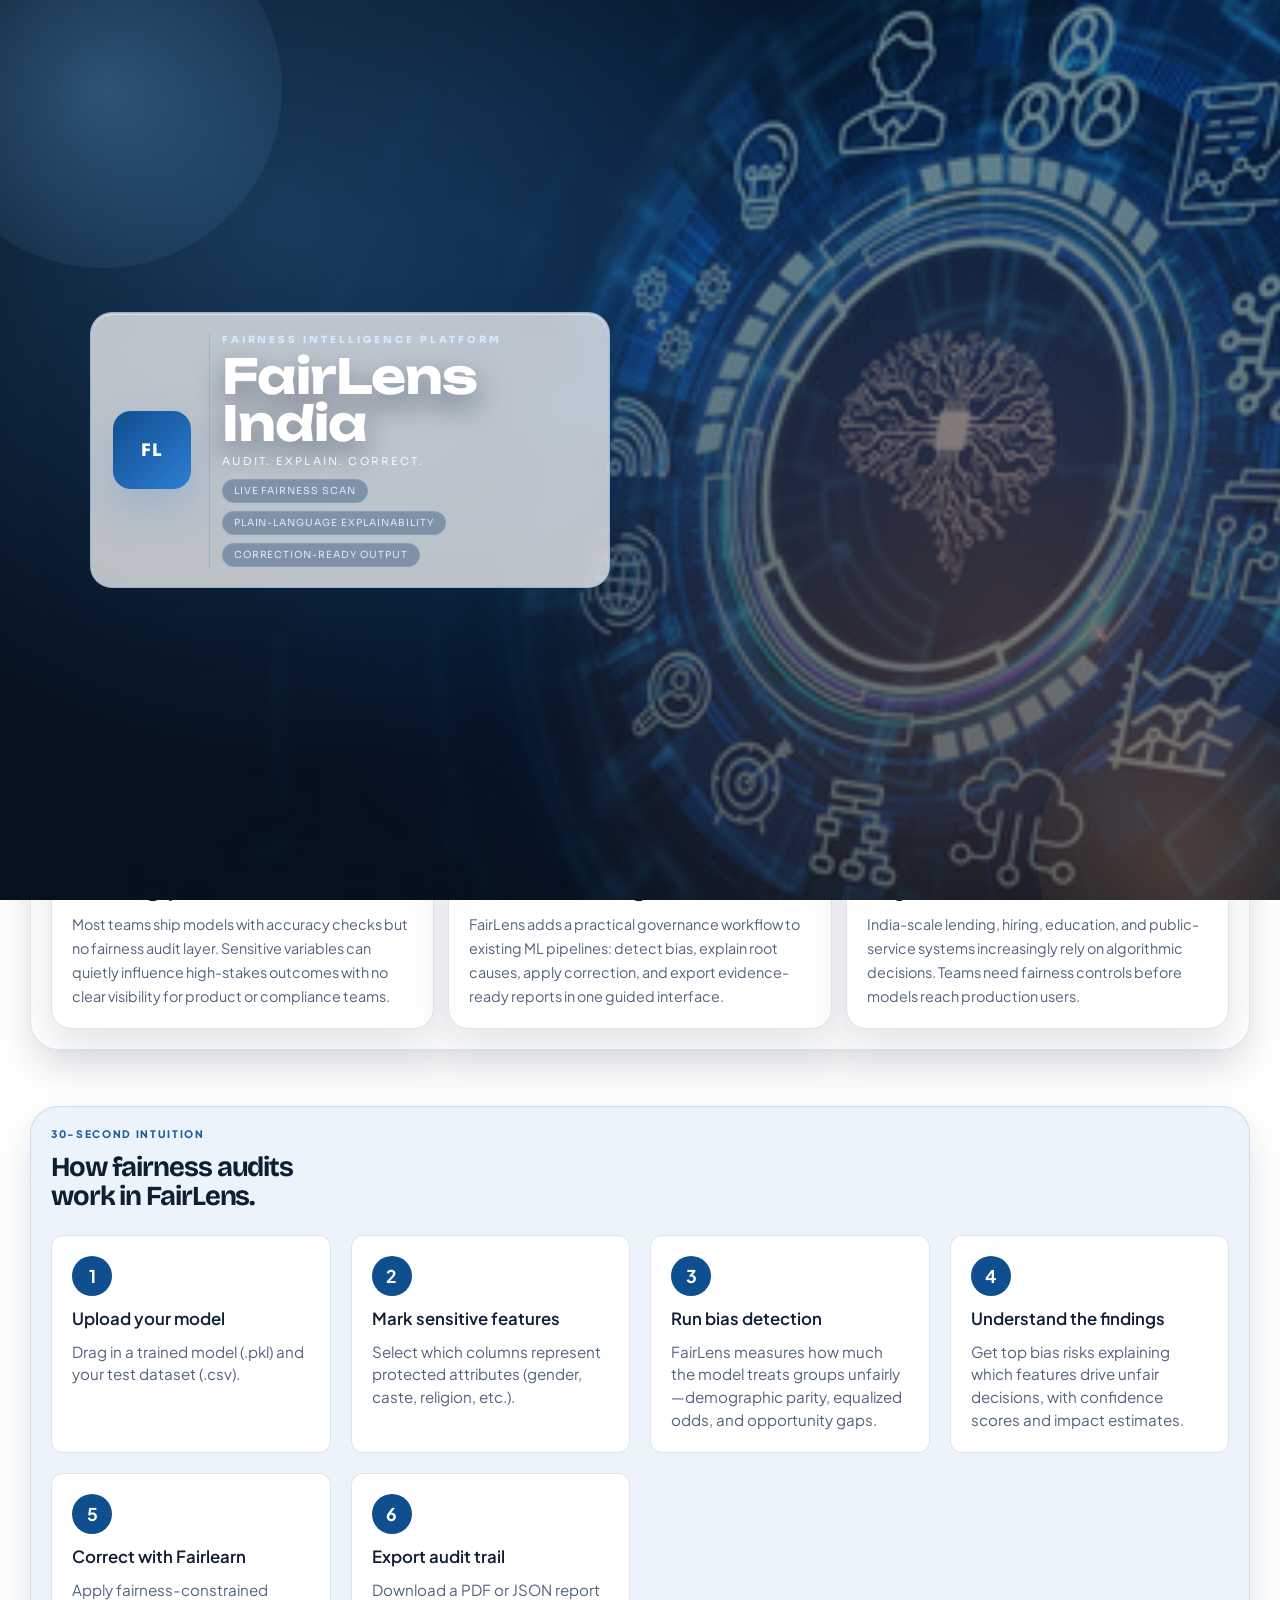
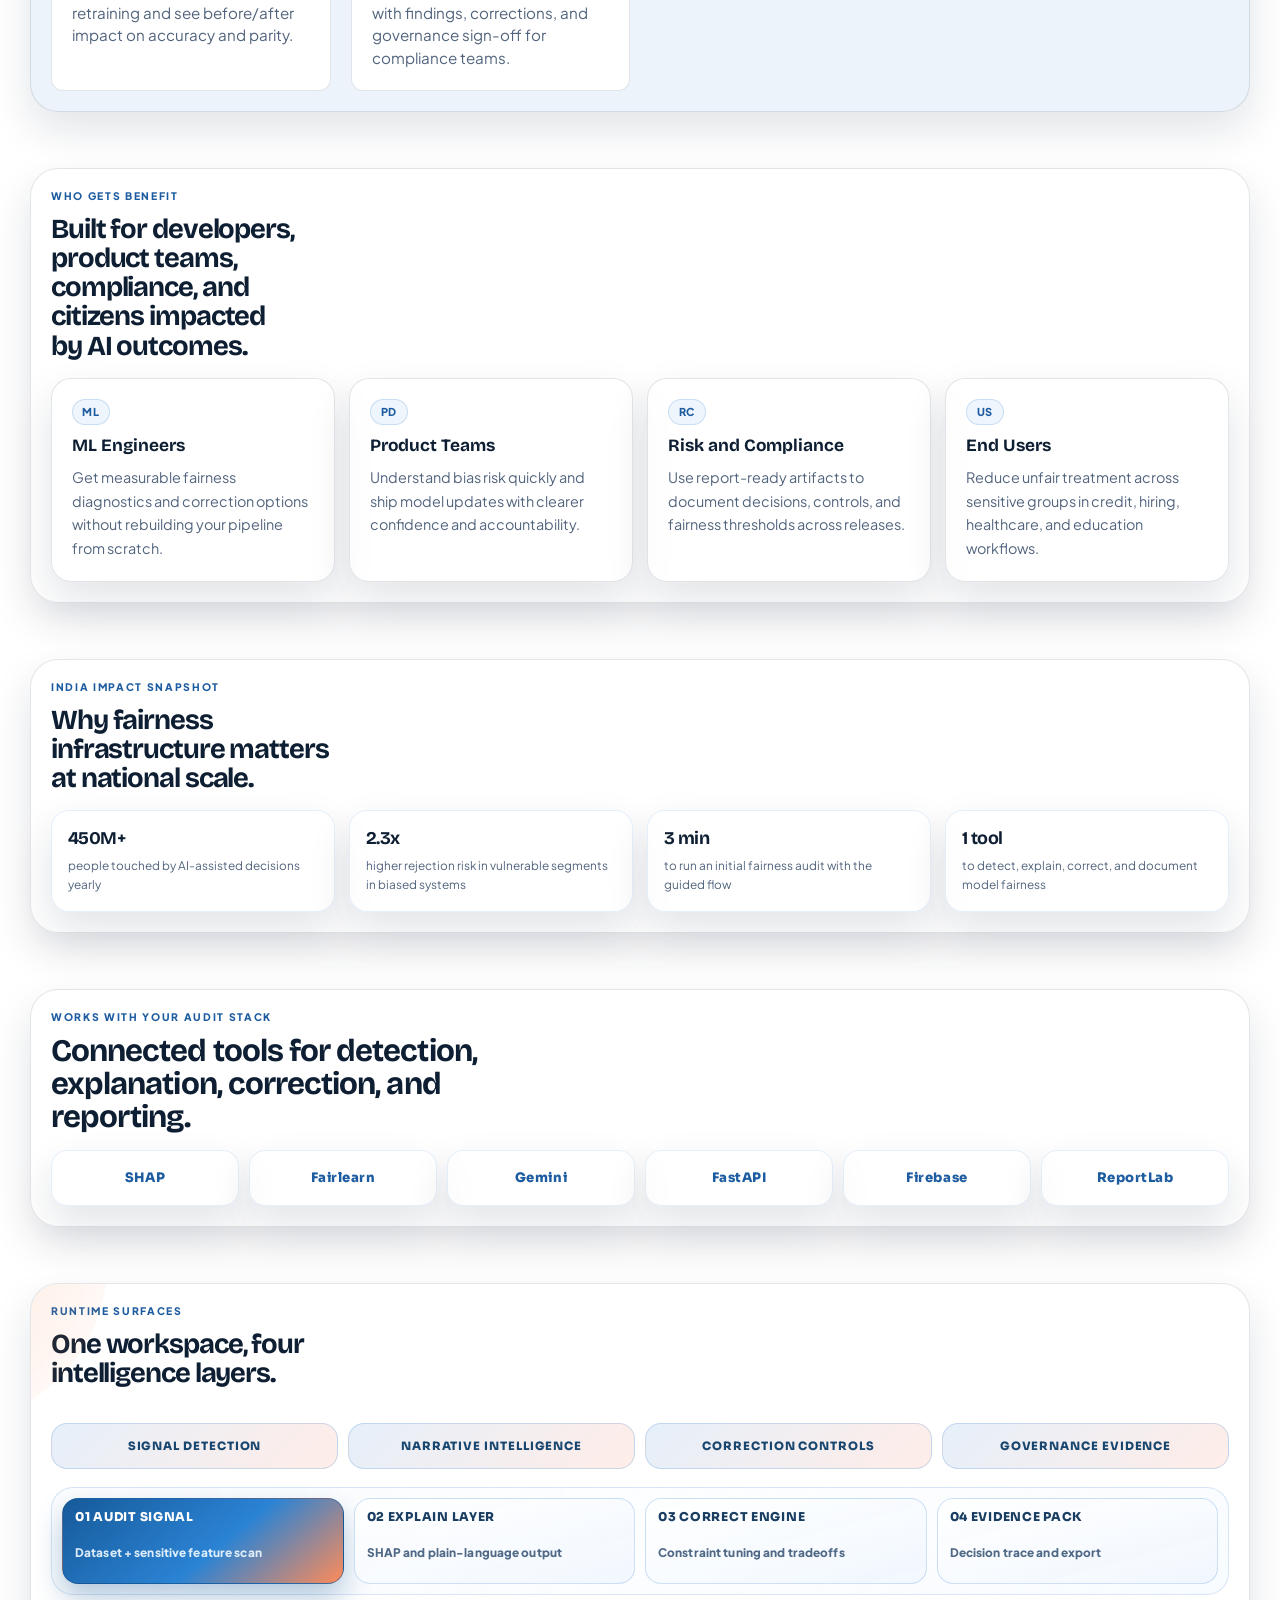
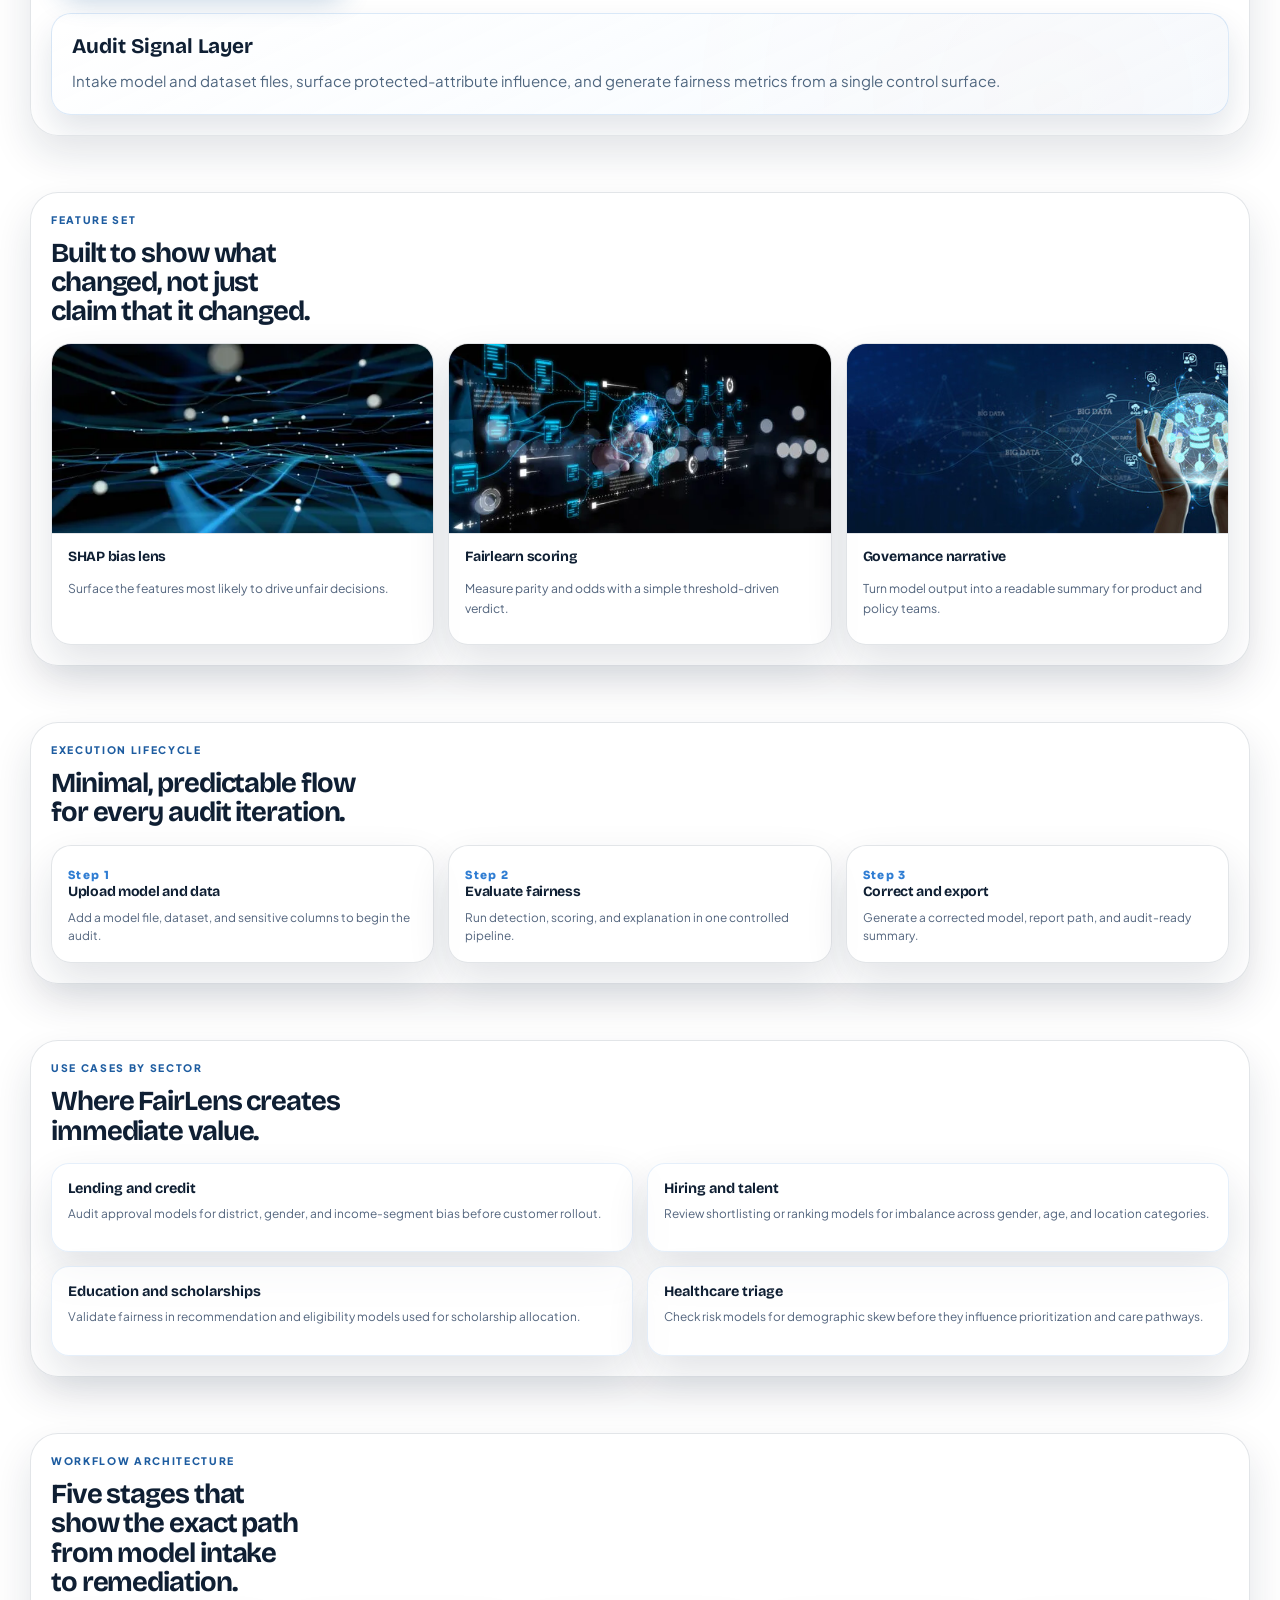
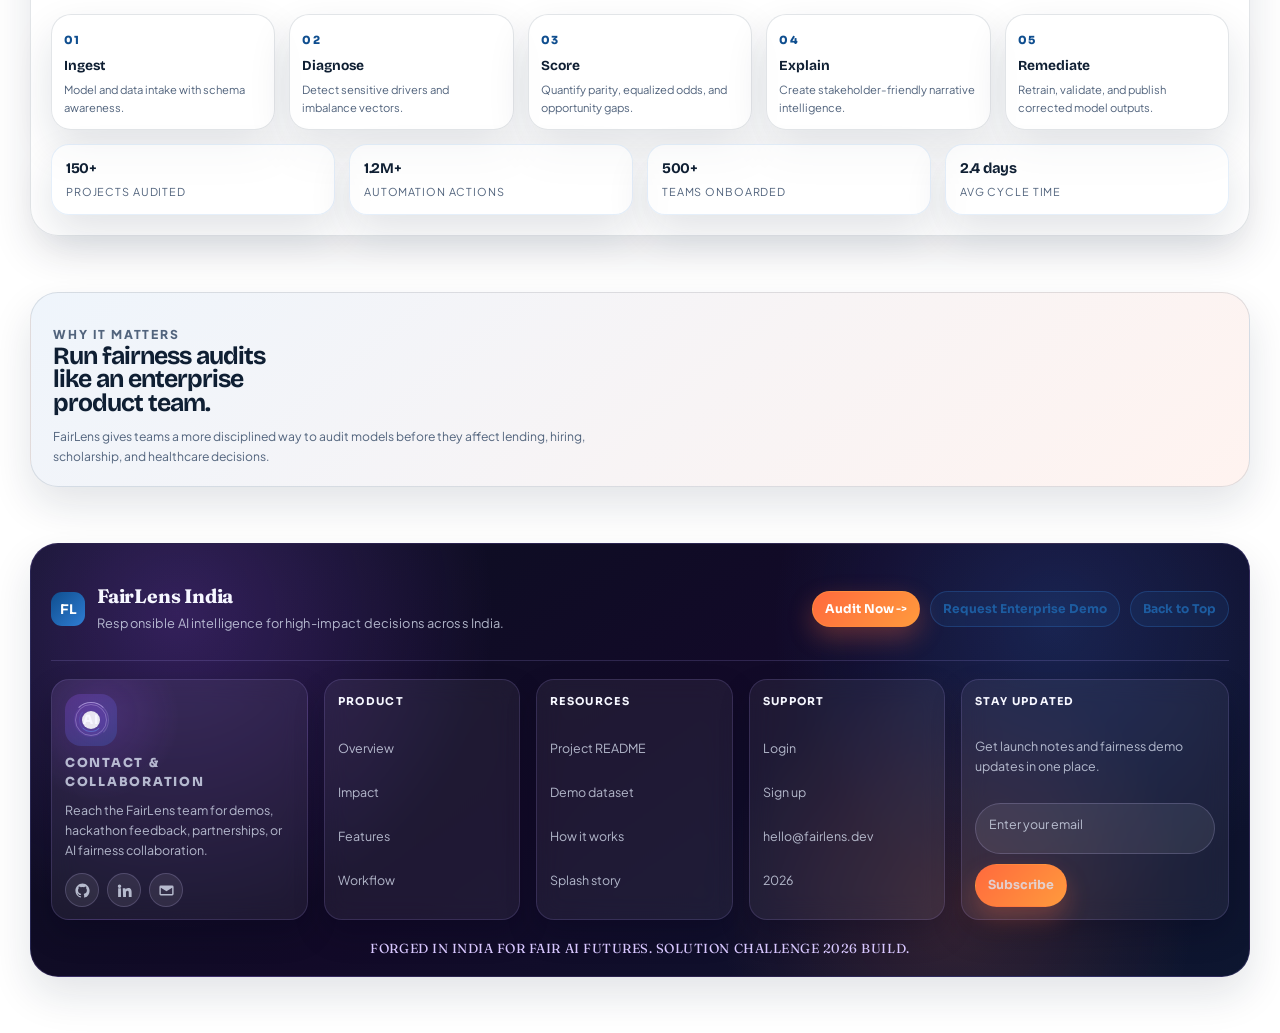
<file: index.html>
<!doctype html>
<html lang="en">
  <head>
    <meta charset="UTF-8" />
    <meta name="viewport" content="width=device-width, initial-scale=1.0" />
    <meta name="description" content="FairLens India is a modern fairness intelligence platform for responsible AI in India." />
    <title>FairLens India | Responsible AI Intelligence</title>
    <link rel="preconnect" href="https://fonts.googleapis.com" />
    <link rel="preconnect" href="https://fonts.gstatic.com" crossorigin />
    <link href="https://fonts.googleapis.com/css2?family=Bricolage+Grotesque:wght@500;600;700;800&family=Cormorant+Garamond:wght@500;600;700&family=Fraunces:opsz,wght@9..144,600;9..144,700&family=Plus+Jakarta+Sans:wght@400;500;600;700;800&family=Sora:wght@600;700;800&family=Unbounded:wght@600;700;800&display=swap" rel="stylesheet" />
    <link rel="stylesheet" href="styles-v2.css?v=20260409-7" />
  </head>
  <body class="is-locked">
    <div class="splash-screen" id="splashScreen" aria-hidden="true">
      <span class="splash-orb splash-orb-a" aria-hidden="true"></span>
      <span class="splash-orb splash-orb-b" aria-hidden="true"></span>
      <div class="splash-content">
        <span class="splash-mark">FL</span>
        <div class="splash-title-block">
          <p class="splash-kicker">Fairness intelligence platform</p>
          <h1>FairLens India</h1>
          <span class="splash-sub">Audit. Explain. Correct.</span>
          <div class="splash-signal-row" aria-label="Splash highlights">
            <span>Live fairness scan</span>
            <span>Plain-language explainability</span>
            <span>Correction-ready output</span>
          </div>
        </div>
      </div>
    </div>

    <div class="page-backdrop" aria-hidden="true"></div>

    <main class="site-shell">
      <header class="topbar reveal">
        <a href="#hero" class="brand" aria-label="FairLens India home">
          <span class="brand-mark">FL</span>
          <span class="brand-text">
            <strong>FairLens India</strong>
            <small>Responsible AI for high-impact decisions</small>
          </span>
        </a>

        <button class="nav-toggle" id="navToggle" type="button" aria-label="Open navigation menu" aria-expanded="false" aria-controls="mainNav">
          <span></span>
          <span></span>
          <span></span>
        </button>

        <nav class="main-nav" id="mainNav" aria-label="Primary">
          <a href="#vision">Overview</a>
          <a href="#impact">Impact</a>
          <a href="#proof">Features</a>
          <a href="#process">How It Works</a>
          <a href="#workflow">Workflow</a>
          <a href="#footer">Contact</a>
        </nav>

        <div class="topbar-actions">
          <a class="button button-soft" id="accessLink" href="access.html" aria-label="Open workspace access">Access Workspace</a>
          <div class="auth-status-group" id="authStatusGroup" hidden>
            <button class="user-menu-trigger" id="userMenuBtn" type="button" aria-label="Open user menu" aria-expanded="false" aria-controls="userMenuPanel">
              <span class="user-menu-icon" aria-hidden="true">
                <svg viewBox="0 0 24 24" width="18" height="18" role="img" aria-hidden="true">
                  <path fill="currentColor" d="M12 12c2.76 0 5-2.24 5-5S14.76 2 12 2 7 4.24 7 7s2.24 5 5 5Zm0 2c-3.33 0-10 1.67-10 5v1h20v-1c0-3.33-6.67-5-10-5Z"/>
                </svg>
              </span>
              <span class="user-menu-text">Account</span>
            </button>
            <div class="user-menu-panel" id="userMenuPanel" hidden>
              <p class="user-menu-label">Registered email</p>
              <p class="auth-status-email" id="authStatusEmail"></p>
              <button class="button button-ghost auth-logout" id="logoutBtn" type="button">Logout</button>
            </div>
          </div>
          <button class="button button-ghost button-theme" id="themeToggle" type="button" aria-pressed="false" aria-label="Switch to dark mode">
            Dark Mode
          </button>
          <button class="button button-primary audit-cta" id="openAuditTop" type="button">Audit Now</button>
        </div>
      </header>

      <div class="nav-backdrop" id="navBackdrop" aria-hidden="true"></div>

      <section class="section hero reveal" id="hero">
        <div class="hero-copy" id="vision">
          <p class="eyebrow">Enterprise fairness workspace</p>
          <h1>Master fairness audits for high-impact AI systems.</h1>
          <p class="lead">
            FairLens India turns model audits into a guided, human-readable delivery flow. Teams upload a model and
            dataset, inspect fairness risk, understand the why, and ship a corrected output without leaving the page.
          </p>
          <figure class="mission-manifesto" aria-label="FairLens India core mission">
            <blockquote>
              Not one fair model. The tool that makes every model fair.
            </blockquote>
            <figcaption>FairLens India - Core Mission</figcaption>
          </figure>
          <div class="hero-actions">
            <button class="button button-primary audit-cta" id="openAuditHero" type="button">Audit Now</button>
            <a class="button button-soft" href="#proof">View Metrics</a>
          </div>
          <div class="hero-badges" aria-label="Platform highlights">
            <span>Detect bias</span>
            <span>Explain in plain language</span>
            <span>Correct with Fairlearn</span>
          </div>
        </div>

        <div class="hero-visual">
          <div class="hero-stat-card emphasis">
            <p>Audit flow</p>
            <strong>3-minute fairness review</strong>
            <span>Upload, score, explain, correct, export.</span>
          </div>
          <div class="hero-visual-grid">
            <article>
              <span>01</span>
              <h3>Bias map</h3>
              <p>Feature influence and sensitive signal review.</p>
            </article>
            <article>
              <span>02</span>
              <h3>Fairness score</h3>
              <p>Demographic parity, odds, and opportunity gaps.</p>
            </article>
            <article>
              <span>03</span>
              <h3>Remediation</h3>
              <p>Corrected model output and report export.</p>
            </article>
            <article>
              <span>04</span>
              <h3>Governance</h3>
              <p>Plain-English summary for decision makers.</p>
            </article>
          </div>
        </div>
      </section>

      <section class="section why-built reveal" id="why-built">
        <div class="section-head">
          <p class="eyebrow">Why we built this</p>
          <h2>AI decisions are fast. Bias harm is faster.</h2>
        </div>
        <div class="why-grid">
          <article class="why-card">
            <span class="card-icon" aria-hidden="true">01</span>
            <h3>The core gap</h3>
            <p>
              Most teams ship models with accuracy checks but no fairness audit layer. Sensitive variables can quietly
              influence high-stakes outcomes with no clear visibility for product or compliance teams.
            </p>
          </article>
          <article class="why-card">
            <span class="card-icon" aria-hidden="true">02</span>
            <h3>What FairLens changes</h3>
            <p>
              FairLens adds a practical governance workflow to existing ML pipelines: detect bias, explain root causes,
              apply correction, and export evidence-ready reports in one guided interface.
            </p>
          </article>
          <article class="why-card">
            <span class="card-icon" aria-hidden="true">03</span>
            <h3>Why now</h3>
            <p>
              India-scale lending, hiring, education, and public-service systems increasingly rely on algorithmic
              decisions. Teams need fairness controls before models reach production users.
            </p>
          </article>
        </div>
      </section>

      <section class="section how-it-works reveal" id="how-it-works">
        <div class="section-head">
          <p class="eyebrow">30-second intuition</p>
          <h2>How fairness audits work in FairLens.</h2>
        </div>
        <div class="how-grid">
          <article class="how-step">
            <span class="how-number">1</span>
            <h4>Upload your model</h4>
            <p>Drag in a trained model (.pkl) and your test dataset (.csv).</p>
          </article>
          <article class="how-step">
            <span class="how-number">2</span>
            <h4>Mark sensitive features</h4>
            <p>Select which columns represent protected attributes (gender, caste, religion, etc.).</p>
          </article>
          <article class="how-step">
            <span class="how-number">3</span>
            <h4>Run bias detection</h4>
            <p>FairLens measures how much the model treats groups unfairly—demographic parity, equalized odds, and opportunity gaps.</p>
          </article>
          <article class="how-step">
            <span class="how-number">4</span>
            <h4>Understand the findings</h4>
            <p>Get top bias risks explaining which features drive unfair decisions, with confidence scores and impact estimates.</p>
          </article>
          <article class="how-step">
            <span class="how-number">5</span>
            <h4>Correct with Fairlearn</h4>
            <p>Apply fairness-constrained retraining and see before/after impact on accuracy and parity.</p>
          </article>
          <article class="how-step">
            <span class="how-number">6</span>
            <h4>Export audit trail</h4>
            <p>Download a PDF or JSON report with findings, corrections, and governance sign-off for compliance teams.</p>
          </article>
        </div>
      </section>

      <section class="section beneficiaries reveal" id="beneficiaries">
        <div class="section-head">
          <p class="eyebrow">Who gets benefit</p>
          <h2>Built for developers, product teams, compliance, and citizens impacted by AI outcomes.</h2>
        </div>
        <div class="benefit-grid">
          <article class="benefit-card">
            <span class="card-icon" aria-hidden="true">ML</span>
            <h3>ML Engineers</h3>
            <p>Get measurable fairness diagnostics and correction options without rebuilding your pipeline from scratch.</p>
          </article>
          <article class="benefit-card">
            <span class="card-icon" aria-hidden="true">PD</span>
            <h3>Product Teams</h3>
            <p>Understand bias risk quickly and ship model updates with clearer confidence and accountability.</p>
          </article>
          <article class="benefit-card">
            <span class="card-icon" aria-hidden="true">RC</span>
            <h3>Risk and Compliance</h3>
            <p>Use report-ready artifacts to document decisions, controls, and fairness thresholds across releases.</p>
          </article>
          <article class="benefit-card">
            <span class="card-icon" aria-hidden="true">US</span>
            <h3>End Users</h3>
            <p>Reduce unfair treatment across sensitive groups in credit, hiring, healthcare, and education workflows.</p>
          </article>
        </div>
      </section>

      <section class="section impact reveal" id="impact">
        <div class="section-head">
          <p class="eyebrow">India impact snapshot</p>
          <h2>Why fairness infrastructure matters at national scale.</h2>
        </div>
        <div class="impact-grid" aria-label="Impact metrics">
          <article class="impact-card">
            <strong>450M+</strong>
            <span>people touched by AI-assisted decisions yearly</span>
          </article>
          <article class="impact-card">
            <strong>2.3x</strong>
            <span>higher rejection risk in vulnerable segments in biased systems</span>
          </article>
          <article class="impact-card">
            <strong>3 min</strong>
            <span>to run an initial fairness audit with the guided flow</span>
          </article>
          <article class="impact-card">
            <strong>1 tool</strong>
            <span>to detect, explain, correct, and document model fairness</span>
          </article>
        </div>
      </section>

      <section class="section stack-strip reveal" id="stack">
        <div class="stack-head">
          <p class="eyebrow">Works with your audit stack</p>
          <h2>Connected tools for detection, explanation, correction, and reporting.</h2>
        </div>
        <div class="stack-logos" aria-label="Supported tools">
          <span>SHAP</span>
          <span>Fairlearn</span>
          <span>Gemini</span>
          <span>FastAPI</span>
          <span>Firebase</span>
          <span>ReportLab</span>
        </div>
      </section>

      <section class="section components-tabs reveal" id="components-tabs">
        <div class="section-head">
          <p class="eyebrow">Runtime Surfaces</p>
          <h2>One workspace, four intelligence layers.</h2>
        </div>

        <div class="tabs-insight-band" aria-label="Task bar highlights">
          <span>Signal Detection</span>
          <span>Narrative Intelligence</span>
          <span>Correction Controls</span>
          <span>Governance Evidence</span>
        </div>

        <div class="dock-tabs" id="dockTabs" role="tablist" aria-label="FairLens components tabs">
          <button class="dock-tab active" type="button" role="tab" aria-selected="true" data-dock-tab="audit" id="dockTabAudit">01 Audit Signal <small>Dataset + sensitive feature scan</small></button>
          <button class="dock-tab" type="button" role="tab" aria-selected="false" data-dock-tab="explain" id="dockTabExplain">02 Explain Layer <small>SHAP and plain-language output</small></button>
          <button class="dock-tab" type="button" role="tab" aria-selected="false" data-dock-tab="correction" id="dockTabCorrection">03 Correct Engine <small>Constraint tuning and tradeoffs</small></button>
          <button class="dock-tab" type="button" role="tab" aria-selected="false" data-dock-tab="reporting" id="dockTabReporting">04 Evidence Pack <small>Decision trace and export</small></button>
        </div>

        <div class="dock-panels">
          <article class="dock-panel active" data-dock-panel="audit" role="tabpanel" aria-labelledby="dockTabAudit">
            <h3>Audit Signal Layer</h3>
            <p>Intake model and dataset files, surface protected-attribute influence, and generate fairness metrics from a single control surface.</p>
          </article>

          <article class="dock-panel" data-dock-panel="explain" role="tabpanel" aria-labelledby="dockTabExplain">
            <h3>Explainability Layer</h3>
            <p>Translate SHAP-level diagnostics into concise explanations product, policy, and risk teams can act on quickly.</p>
          </article>

          <article class="dock-panel" data-dock-panel="correction" role="tabpanel" aria-labelledby="dockTabCorrection">
            <h3>Correction Layer</h3>
            <p>Apply fairness constraints, compare before and after parity behavior, and monitor the accuracy impact before release.</p>
          </article>

          <article class="dock-panel" data-dock-panel="reporting" role="tabpanel" aria-labelledby="dockTabReporting">
            <h3>Governance Evidence Layer</h3>
            <p>Generate an audit trail with metrics, explanation, and correction outputs ready for leadership and compliance reviews.</p>
          </article>
        </div>
      </section>

      <section class="section proof" id="proof">
        <div class="section-head reveal">
          <p class="eyebrow">Feature set</p>
          <h2>Built to show what changed, not just claim that it changed.</h2>
        </div>

        <div class="feature-grid feature-grid-tight">
          <article class="feature-card reveal">
            <img src="Public/Assets/mainapp.png" alt="Main application interface" />
            <h3>SHAP bias lens</h3>
            <p>Surface the features most likely to drive unfair decisions.</p>
          </article>

          <article class="feature-card reveal">
            <img src="Public/Assets/picture1.png" alt="Visual fairness insights" />
            <h3>Fairlearn scoring</h3>
            <p>Measure parity and odds with a simple threshold-driven verdict.</p>
          </article>

          <article class="feature-card reveal">
            <img src="Public/Assets/landingpage1.png" alt="Plain-language report visualization" />
            <h3>Governance narrative</h3>
            <p>Turn model output into a readable summary for product and policy teams.</p>
          </article>
        </div>
      </section>

      <section class="section process" id="process">
        <div class="section-head reveal">
          <p class="eyebrow">Execution lifecycle</p>
          <h2>Minimal, predictable flow for every audit iteration.</h2>
        </div>

        <div class="process-grid">
          <article class="process-card reveal">
            <span>Step 1</span>
            <h3>Upload model and data</h3>
            <p>Add a model file, dataset, and sensitive columns to begin the audit.</p>
          </article>

          <article class="process-card reveal">
            <span>Step 2</span>
            <h3>Evaluate fairness</h3>
            <p>Run detection, scoring, and explanation in one controlled pipeline.</p>
          </article>

          <article class="process-card reveal">
            <span>Step 3</span>
            <h3>Correct and export</h3>
            <p>Generate a corrected model, report path, and audit-ready summary.</p>
          </article>
        </div>
      </section>

      <section class="section use-cases reveal" id="use-cases">
        <div class="section-head">
          <p class="eyebrow">Use cases by sector</p>
          <h2>Where FairLens creates immediate value.</h2>
        </div>
        <div class="sector-grid">
          <article class="sector-card">
            <h3>Lending and credit</h3>
            <p>Audit approval models for district, gender, and income-segment bias before customer rollout.</p>
          </article>
          <article class="sector-card">
            <h3>Hiring and talent</h3>
            <p>Review shortlisting or ranking models for imbalance across gender, age, and location categories.</p>
          </article>
          <article class="sector-card">
            <h3>Education and scholarships</h3>
            <p>Validate fairness in recommendation and eligibility models used for scholarship allocation.</p>
          </article>
          <article class="sector-card">
            <h3>Healthcare triage</h3>
            <p>Check risk models for demographic skew before they influence prioritization and care pathways.</p>
          </article>
        </div>
      </section>

      <section class="section workflow" id="workflow">
        <div class="section-head reveal">
          <p class="eyebrow">Workflow Architecture</p>
          <h2>Five stages that show the exact path from model intake to remediation.</h2>
        </div>

        <div class="workflow-grid">
          <article class="flow-step reveal">
            <strong>01</strong>
            <h3>Ingest</h3>
            <p>Model and data intake with schema awareness.</p>
          </article>
          <article class="flow-step reveal">
            <strong>02</strong>
            <h3>Diagnose</h3>
            <p>Detect sensitive drivers and imbalance vectors.</p>
          </article>
          <article class="flow-step reveal">
            <strong>03</strong>
            <h3>Score</h3>
            <p>Quantify parity, equalized odds, and opportunity gaps.</p>
          </article>
          <article class="flow-step reveal">
            <strong>04</strong>
            <h3>Explain</h3>
            <p>Create stakeholder-friendly narrative intelligence.</p>
          </article>
          <article class="flow-step reveal">
            <strong>05</strong>
            <h3>Remediate</h3>
            <p>Retrain, validate, and publish corrected model outputs.</p>
          </article>
        </div>

        <div class="stats-band reveal" aria-label="Audit statistics">
          <article>
            <strong>150+</strong>
            <span>projects audited</span>
          </article>
          <article>
            <strong>1.2M+</strong>
            <span>automation actions</span>
          </article>
          <article>
            <strong>500+</strong>
            <span>teams onboarded</span>
          </article>
          <article>
            <strong>2.4 days</strong>
            <span>avg cycle time</span>
          </article>
        </div>
      </section>

      <section class="section closing-banner reveal">
        <p class="eyebrow">Why it matters</p>
        <h2>Run fairness audits like an enterprise product team.</h2>
        <p>
          FairLens gives teams a more disciplined way to audit models before they affect lending, hiring, scholarship,
          and healthcare decisions.
        </p>
      </section>

      <footer class="footer section reveal" id="footer">
        <div class="footer-main">
          <div class="footer-brand">
            <span class="brand-mark">FL</span>
            <div>
              <h3>FairLens India</h3>
              <p>Responsible AI intelligence for high-impact decisions across India.</p>
            </div>
          </div>

          <div class="footer-cta">
            <button class="button button-primary audit-cta" id="openAuditFooter" type="button">Audit Now</button>
            <a class="button button-soft" href="mailto:hello@fairlens.example">Request Enterprise Demo</a>
            <a class="button button-soft" href="#hero">Back to Top</a>
          </div>
        </div>

        <div class="footer-grid">
          <section class="footer-column footer-about">
            <div class="footer-ai-icon" aria-hidden="true">
              <span class="footer-ai-ring footer-ai-ring-a"></span>
              <span class="footer-ai-ring footer-ai-ring-b"></span>
              <span class="footer-ai-core">AI</span>
            </div>
            <p class="footer-about-kicker">Contact &amp; collaboration</p>
            <p class="footer-about-text">
              Reach the FairLens team for demos, hackathon feedback, partnerships, or AI fairness collaboration.
            </p>
            <div class="footer-social-row" aria-label="Social links">
              <a class="footer-social-link" href="https://github.com/Yashaswini-V21" target="_blank" rel="noreferrer" aria-label="GitHub profile">
                <svg viewBox="0 0 24 24" aria-hidden="true" focusable="false"><path d="M12 2C6.48 2 2 6.58 2 12.25c0 4.54 2.87 8.39 6.84 9.75.5.1.68-.22.68-.49v-1.7c-2.78.62-3.37-1.37-3.37-1.37-.46-1.2-1.12-1.52-1.12-1.52-.92-.65.07-.64.07-.64 1.02.07 1.56 1.08 1.56 1.08.9 1.57 2.36 1.12 2.93.86.09-.67.35-1.12.63-1.38-2.22-.26-4.56-1.14-4.56-5.08 0-1.12.38-2.03 1.01-2.74-.1-.26-.44-1.3.1-2.7 0 0 .82-.27 2.7 1.05a9.1 9.1 0 0 1 4.92 0c1.88-1.32 2.7-1.05 2.7-1.05.54 1.4.2 2.44.1 2.7.63.71 1 1.62 1 2.74 0 3.95-2.34 4.82-4.57 5.08.36.32.68.94.68 1.9v2.82c0 .27.18.59.69.49A10.3 10.3 0 0 0 22 12.25C22 6.58 17.52 2 12 2z"/></svg>
              </a>
              <a class="footer-social-link" href="https://www.linkedin.com/in/yashaswini-v21/" target="_blank" rel="noreferrer" aria-label="LinkedIn profile">
                <svg viewBox="0 0 24 24" aria-hidden="true" focusable="false"><path d="M4.98 3.5A2.48 2.48 0 1 1 2.5 5.98 2.48 2.48 0 0 1 4.98 3.5zM3 8.75h4V21H3zM9.5 8.75h3.84v1.68h.06c.54-1.02 1.85-2.09 3.81-2.09 4.08 0 4.83 2.68 4.83 6.17V21h-4v-5.48c0-1.31-.02-3-1.83-3-1.84 0-2.12 1.44-2.12 2.9V21h-4z"/></svg>
              </a>
              <a class="footer-social-link" href="mailto:hello@fairlens.dev" aria-label="Send email">
                <svg viewBox="0 0 24 24" aria-hidden="true" focusable="false"><path d="M4 5h16a2 2 0 0 1 2 2v10a2 2 0 0 1-2 2H4a2 2 0 0 1-2-2V7a2 2 0 0 1 2-2zm0 3.2V17h16V8.2L12 13 4 8.2z"/></svg>
              </a>
            </div>
          </section>

          <section class="footer-column">
            <h4>Product</h4>
            <a href="#vision">Overview</a>
            <a href="#impact">Impact</a>
            <a href="#proof">Features</a>
            <a href="#workflow">Workflow</a>
          </section>

          <section class="footer-column">
            <h4>Resources</h4>
            <a href="README.md" target="_blank" rel="noreferrer">Project README</a>
            <a href="Public/demo/rich_sample_dataset.csv" download>Demo dataset</a>
            <a href="#process">How it works</a>
            <a href="#hero">Splash story</a>
          </section>

          <section class="footer-column">
            <h4>Support</h4>
            <a href="login.html">Login</a>
            <a href="signup.html">Sign up</a>
            <a href="mailto:hello@fairlens.dev">hello@fairlens.dev</a>
            <p id="yearStamp">2026</p>
          </section>

          <section class="footer-column footer-stay-updated">
            <h4>Stay Updated</h4>
            <p>Get launch notes and fairness demo updates in one place.</p>
            <div class="footer-subscribe-row">
              <a class="footer-subscribe-input" href="mailto:hello@fairlens.dev?subject=FairLens%20updates">Enter your email</a>
              <a class="button button-primary footer-subscribe-btn" href="mailto:hello@fairlens.dev?subject=FairLens%20updates">Subscribe</a>
            </div>
          </section>
        </div>

        <p class="footer-love-line">Forged in India for fair AI futures. Solution Challenge 2026 build.</p>
      </footer>
    </main>

    <div class="auth-gate-modal" id="authGateModal" aria-hidden="true">
      <div class="auth-gate-overlay" id="authGateOverlay"></div>
      <section class="auth-gate-panel" role="dialog" aria-modal="true" aria-label="Login required for audit">
        <button class="auth-gate-close" id="closeAuthGate" type="button" aria-label="Close login popup">&times;</button>
        <p class="auth-gate-kicker">Secure Audit Access</p>
        <h2>Unlock your audit workspace</h2>
        <p>
          Use one access flow to enter your workspace. Your runs and reports stay tied to your identity.
        </p>
        <div class="auth-gate-actions">
          <a class="button button-primary" href="access.html?next=audit">Access Workspace</a>
        </div>
      </section>
    </div>

    <div class="audit-modal" id="auditModal" aria-hidden="true">
      <div class="audit-modal-overlay" id="auditModalOverlay"></div>
      <section class="audit-modal-panel" role="dialog" aria-modal="true" aria-label="FairLens Audit Console">
        <header class="audit-modal-head">
          <div class="audit-head-intro">
            <p class="eyebrow">Audit Command Deck</p>
            <h2>Bias control room</h2>
            <p class="audit-subhead">A focused runtime to inspect fairness risk, explain it, and publish correction evidence.</p>
          </div>
          <div class="audit-head-actions">
            <div class="api-status-badge" id="apiConnectionStatus">
              <span class="status-dot"></span>
              <span class="status-text">Checking API...</span>
            </div>
            <button class="modal-close" id="closeAuditModal" type="button" aria-label="Close audit modal">&times;</button>
          </div>
        </header>

        <div class="audit-modal-body">
          <aside class="core-logic-pane">
            <h3>Run sequence</h3>
            <ol>
              <li><strong>Stage 01</strong><span>Ingest model and data assets</span></li>
              <li><strong>Stage 02</strong><span>Detect imbalance across protected groups</span></li>
              <li><strong>Stage 03</strong><span>Generate explainable findings</span></li>
              <li><strong>Stage 04</strong><span>Apply correction and compare tradeoffs</span></li>
              <li><strong>Stage 05</strong><span>Export report-ready evidence</span></li>
            </ol>
            <p class="logic-note">This workspace maps directly to the backend audit pipeline and report generation flow.</p>
            <div class="audit-utility-row">
              <a class="button button-soft" href="Public/demo/rich_sample_dataset.csv" download>Demo CSV</a>
              <a class="button button-soft" href="Public/demo/sample_model.pkl" download>Demo Model</a>
              <button class="button button-ghost" id="useDemoPresetBtn" type="button">Apply Demo Preset</button>
            </div>
          </aside>

          <div class="audit-runtime-pane">
            <div class="audit-tabs" role="tablist" aria-label="Audit console tabs">
              <button class="audit-tab active" type="button" data-audit-tab="input" aria-selected="true">01 Input</button>
              <button class="audit-tab" type="button" data-audit-tab="metrics" aria-selected="false">02 Metrics</button>
              <button class="audit-tab" type="button" data-audit-tab="explain" aria-selected="false">03 Explain</button>
              <button class="audit-tab" type="button" data-audit-tab="correct" aria-selected="false">04 Correct</button>
            </div>

            <div class="audit-panel active" id="auditPanelInput">
              <form class="audit-form" id="tryAuditForm">
                <div class="audit-file-grid">
                  <section class="audit-file-card">
                    <h4>Model artifact</h4>
                    <label for="modelFile">Upload .pkl model file</label>
                    <input id="modelFile" name="model_file" type="file" accept=".pkl" required />
                  </section>
                  <section class="audit-file-card">
                    <h4>Evaluation dataset</h4>
                    <label for="datasetFile">Upload .csv dataset file</label>
                    <input id="datasetFile" name="dataset_file" type="file" accept=".csv" required />
                  </section>
                </div>

                <p class="field-note" id="fileValidationError" hidden></p>

                <div class="audit-config-grid">
                  <section class="audit-config-card">
                    <h4>Protected attributes</h4>
                    <label for="sensitiveCols">Sensitive columns</label>
                    <select id="sensitiveCols" name="sensitive_cols" multiple></select>
                    <p class="field-note">Choose one or more columns such as gender, location, caste, age, or religion.</p>
                  </section>

                  <section class="audit-config-card">
                    <h4>Fairness tolerance</h4>
                    <div class="threshold-row">
                      <label for="fairnessThreshold">Threshold</label>
                      <span id="thresholdValue">0.10</span>
                    </div>
                    <input id="fairnessThreshold" name="fairness_threshold" type="range" min="0.05" max="0.20" step="0.01" value="0.10" />
                    <p class="field-note">Lower thresholds enforce stricter fairness constraints.</p>
                  </section>
                </div>

                <div class="audit-submit-row">
                  <button class="button button-primary run-audit-btn" id="runAuditBtn" type="submit">Run Full Audit</button>
                  <p class="demo-note">Demo command: <strong>python scripts/smoke_test.py --assets-dir Public/demo --base-url http://localhost:8080</strong></p>
                </div>
              </form>
            </div>

            <div class="audit-panel" id="auditPanelMetrics">
              <div class="audit-output" id="tryOutput">
                <div class="audit-loading" id="auditLoadingSpinner" hidden>
                  <div class="spinner"></div>
                  <p id="auditLoadingText">Running fairness audit...</p>
                </div>
                <p class="status-text" id="auditStatus">Upload files and run audit.</p>
                <div class="audit-results" id="auditResults" hidden>
                  <div class="result-cards">
                    <article>
                      <p>Demographic parity</p>
                      <h3 id="dpValue">-</h3>
                    </article>
                    <article>
                      <p>Equalized odds</p>
                      <h3 id="eoValue">-</h3>
                    </article>
                    <article>
                      <p>Equal opportunity</p>
                      <h3 id="eopValue">-</h3>
                    </article>
                  </div>

                  <div class="result-block score-formula-block">
                    <h4>Composite score logic</h4>
                    <p>Composite Fairness Score = 1 - avg(|DP diff|, |EO diff|, |EOP diff|). Smaller gaps indicate fairer outcomes.</p>
                  </div>

                  <div class="result-block">
                    <h4>Flagged risks</h4>
                    <ul id="biasFlagsList"></ul>
                  </div>
                </div>
              </div>
            </div>

            <div class="audit-panel" id="auditPanelExplain">
              <div class="audit-output">
                <div class="audit-loading" id="explainLoadingSpinner" hidden>
                  <div class="spinner"></div>
                  <p>Generating explanation...</p>
                </div>
                <p class="status-text">Narrative output appears after the fairness run completes.</p>
                <div class="top-bias-findings" id="topBiasFindings" hidden>
                  <h4>Top 3 bias findings</h4>
                  <div class="findings-grid" id="findingsGrid"></div>
                </div>
                <div class="result-block explain-block">
                  <h4>Plain-language summary</h4>
                  <p id="explanationText">Run audit to view explanation.</p>
                </div>
              </div>
            </div>

            <div class="audit-panel" id="auditPanelCorrect">
              <div class="audit-output">
                <p class="status-text">Correction outcomes and report artifacts from the latest run.</p>
                <div class="result-cards correction-cards">
                  <article>
                    <p>Accuracy before</p>
                    <h3 id="accuracyBeforeValue">-</h3>
                  </article>
                  <article>
                    <p>Accuracy after</p>
                    <h3 id="accuracyAfterValue">-</h3>
                  </article>
                  <article>
                    <p>Fairness improvement</p>
                    <h3 id="improvementValue">-</h3>
                  </article>
                </div>

                <div class="result-block">
                  <h4>Before and after fairness</h4>
                  <div class="fairness-comparison" id="fairnessComparison">
                    <div class="fairness-bar">
                      <label>Before: <span id="fairnessScoreBefore">-</span></label>
                      <div class="fairness-meter"><div class="meter-fill" id="meterBefore"></div></div>
                    </div>
                    <div class="fairness-bar">
                      <label>After: <span id="fairnessScoreAfter">-</span></label>
                      <div class="fairness-meter"><div class="meter-fill improved" id="meterAfter"></div></div>
                    </div>
                  </div>
                </div>

                <div class="result-block">
                  <h4>Auto-correction suggestions</h4>
                  <ul id="correctionSuggestions">
                    <li id="suggestionPlaceholder">Run audit to see recommendations.</li>
                  </ul>
                </div>

                <div class="result-block">
                  <h4>Audit report</h4>
                  <p id="reportPathText">Run audit to generate report path.</p>
                  <div class="export-actions" id="exportActions" hidden>
                    <button class="button button-soft" id="exportPdfBtn" type="button">Download PDF</button>
                    <button class="button button-soft" id="exportJsonBtn" type="button">Download JSON</button>
                    <p class="export-note" id="exportNote"></p>
                  </div>
                </div>
              </div>
            </div>
          </div>
        </div>
      </section>
    </div>

    <script src="api-config.js?v=20260409-1"></script>
    <script src="script-v2.js?v=20260409-6"></script>
  </body>
</html>
</file>
<file: styles-v2.css>
:root {
  --bg: #f5f1eb;
  --bg-2: #ecf3fa;
  --surface: rgba(255, 255, 255, 0.8);
  --surface-strong: rgba(255, 255, 255, 0.92);
  --line: rgba(21, 41, 67, 0.12);
  --line-strong: rgba(21, 41, 67, 0.2);
  --text: #0f1f33;
  --muted: #52647d;
  --accent: #0f4e8f;
  --accent-2: #ff6a3d;
  --highlight: #2f7dd3;
  --shadow: 0 18px 42px rgba(16, 32, 54, 0.12);
  --heading-font: "Bricolage Grotesque", sans-serif;
  --mission-font: "Cormorant Garamond", serif;
  --body-font: "Plus Jakarta Sans", sans-serif;
  --action-font: "Sora", sans-serif;
  --splash-font: "Sora", sans-serif;
  --splash-display-font: "Unbounded", sans-serif;
  --footer-display-font: "Fraunces", serif;
}

body[data-theme="dark"],
body.theme-dark {
  --bg: #071019;
  --bg-2: #0a1724;
  --surface: rgba(15, 26, 40, 0.78);
  --surface-strong: rgba(12, 22, 34, 0.92);
  --line: rgba(145, 187, 225, 0.18);
  --line-strong: rgba(145, 187, 225, 0.3);
  --text: #e8f1fb;
  --muted: #9fb4cb;
  --accent: #7cc0ff;
  --accent-2: #ff9f6b;
  --highlight: #86c6ff;
  --shadow: 0 18px 42px rgba(0, 0, 0, 0.4);
}

body[data-theme="dark"],
body.theme-dark {
  color-scheme: dark;
}

* {
  box-sizing: border-box;
}

html {
  scroll-behavior: smooth;
  font-size: 16px;
}

body {
  margin: 0;
  min-height: 100vh;
  color: var(--text);
  font-family: var(--body-font);
  background: transparent;
  transition: color 260ms ease, background-color 260ms ease;
}

body.is-locked {
  overflow: hidden;
}

a {
  color: inherit;
  text-decoration: none;
}

img {
  max-width: 100%;
}

.page-backdrop {
  position: fixed;
  inset: 0;
  z-index: 0;
  background:
    linear-gradient(180deg, rgba(246, 244, 241, 0.9), rgba(235, 244, 252, 0.88)),
    url("Public/Assets/bacground.png") center / cover no-repeat;
}

body[data-theme="dark"] .page-backdrop {
  background:
    linear-gradient(180deg, rgba(7, 16, 25, 0.86), rgba(10, 23, 37, 0.9)),
    url("Public/Assets/bacground.png") center / cover no-repeat;
}

.splash-screen {
  position: fixed;
  inset: 0;
  z-index: 40;
  display: flex;
  align-items: center;
  justify-content: flex-start;
  padding-left: clamp(16px, 7vw, 110px);
  background: url("Public/Assets/spashscreen.png") center / cover no-repeat;
  transition: opacity 520ms ease, visibility 520ms ease;
  overflow: hidden;
}

.splash-screen::before {
  content: "";
  position: absolute;
  inset: 0;
  background:
    radial-gradient(circle at 22% 24%, rgba(76, 168, 255, 0.28), transparent 46%),
    radial-gradient(circle at 78% 70%, rgba(255, 146, 92, 0.2), transparent 42%),
    linear-gradient(180deg, rgba(10, 23, 38, 0.48), rgba(8, 20, 34, 0.68));
}

.splash-orb {
  position: absolute;
  border-radius: 999px;
  filter: blur(0.5px);
  opacity: 0.9;
  pointer-events: none;
}

.splash-orb-a {
  width: clamp(180px, 28vw, 360px);
  height: clamp(180px, 28vw, 360px);
  left: -6%;
  top: -10%;
  background: radial-gradient(circle, rgba(120, 192, 255, 0.3), rgba(120, 192, 255, 0));
  animation: splashFloatA 5.6s ease-in-out infinite;
}

.splash-orb-b {
  width: clamp(160px, 24vw, 310px);
  height: clamp(160px, 24vw, 310px);
  right: -5%;
  bottom: -12%;
  background: radial-gradient(circle, rgba(255, 176, 115, 0.24), rgba(255, 176, 115, 0));
  animation: splashFloatB 6.4s ease-in-out infinite;
}

.splash-content {
  position: relative;
  z-index: 1;
  display: inline-flex;
  align-items: center;
  gap: 18px;
  padding: 20px 22px;
  border-radius: 22px;
  border: 1px solid rgba(15, 78, 143, 0.14);
  background: rgba(255, 255, 255, 0.72);
  backdrop-filter: blur(14px);
  box-shadow: 0 28px 60px rgba(16, 32, 54, 0.12);
  animation: splashRise 900ms ease;
  max-width: min(520px, 88vw);
  isolation: isolate;
}

.splash-content::after {
  content: "";
  position: absolute;
  inset: 0;
  border-radius: 22px;
  border: 1px solid rgba(139, 193, 255, 0.28);
  box-shadow: inset 0 1px 0 rgba(255, 255, 255, 0.5);
  pointer-events: none;
}

.splash-mark {
  width: 78px;
  height: 78px;
  flex: 0 0 auto;
  border-radius: 18px;
  display: grid;
  place-items: center;
  color: #fff;
  font-family: var(--splash-font);
  font-size: 1.08rem;
  font-weight: 800;
  letter-spacing: 0.02em;
  background: linear-gradient(135deg, #0f4e8f, #2f7dd3);
  box-shadow: 0 18px 44px rgba(47, 125, 211, 0.22);
}

.splash-title-block {
  display: grid;
  gap: 1px;
  padding-left: 12px;
  border-left: 1px solid rgba(15, 78, 143, 0.14);
}

.splash-kicker {
  margin: 0 0 6px;
  color: #d5e9ff;
  font-family: var(--action-font);
  font-size: 0.62rem;
  font-weight: 800;
  letter-spacing: 0.3em;
  text-transform: uppercase;
  opacity: 0;
  animation: splashTextIn 680ms ease forwards;
  animation-delay: 260ms;
}

.splash-content h1 {
  margin: 0;
  font-family: var(--splash-display-font);
  font-size: clamp(1.9rem, 4.8vw, 3rem);
  line-height: 0.98;
  letter-spacing: -0.02em;
  text-align: left;
  color: #ffffff;
  text-shadow: 0 12px 30px rgba(10, 27, 48, 0.46);
  opacity: 0;
  animation: splashTextIn 700ms ease forwards;
  animation-delay: 420ms;
}

.splash-sub {
  margin-top: 6px;
  color: #eff7ff;
  font-family: var(--action-font);
  font-size: 0.68rem;
  letter-spacing: 0.2em;
  text-transform: uppercase;
  opacity: 0;
  animation: splashTextIn 720ms ease forwards;
  animation-delay: 540ms;
}

.splash-signal-row {
  margin-top: 10px;
  display: flex;
  flex-wrap: wrap;
  gap: 8px;
}

.splash-signal-row span {
  padding: 5px 11px;
  border-radius: 999px;
  font-family: var(--action-font);
  font-size: 0.61rem;
  letter-spacing: 0.1em;
  text-transform: uppercase;
  color: #d6ebff;
  background: rgba(13, 53, 98, 0.34);
  border: 1px solid rgba(140, 193, 248, 0.28);
  opacity: 0;
  animation: splashTextIn 700ms ease forwards;
}

.splash-signal-row span:nth-child(1) {
  animation-delay: 700ms;
}

.splash-signal-row span:nth-child(2) {
  animation-delay: 800ms;
}

.splash-signal-row span:nth-child(3) {
  animation-delay: 900ms;
}

.splash-screen.hidden {
  opacity: 0;
  visibility: hidden;
  pointer-events: none;
}

.site-shell {
  position: relative;
  z-index: 1;
  width: min(1220px, calc(100% - 28px));
  margin: 0 auto;
  padding: 18px 0 56px;
}

.topbar,
.section,
.footer,
.feature-card,
.process-card,
.flow-step,
.hero-stat-card,
.hero-visual-grid article,
.closing-banner,
.stack-logos span,
.stats-band article {
  border: 1px solid var(--line);
  background: var(--surface);
  box-shadow: var(--shadow);
  transition: transform 220ms ease, box-shadow 220ms ease, border-color 220ms ease;
}

.topbar,
.section,
.footer,
.closing-banner {
  border-radius: 28px;
}

.topbar {
  position: sticky;
  top: 12px;
  z-index: 20;
  display: grid;
  grid-template-columns: auto minmax(0, 1fr) auto;
  align-items: center;
  gap: 10px;
  margin-top: 0;
  padding: 12px 14px;
  background: var(--surface-strong);
  backdrop-filter: blur(18px);
  transition: background 240ms ease, border-color 240ms ease, box-shadow 240ms ease;
}

.nav-backdrop {
  position: fixed;
  inset: 0;
  z-index: 14;
  opacity: 0;
  visibility: hidden;
  pointer-events: none;
  background: rgba(10, 25, 43, 0.32);
  backdrop-filter: blur(2px);
  transition: opacity 220ms ease, visibility 220ms ease;
}

.nav-toggle {
  display: none;
  width: 42px;
  height: 42px;
  border-radius: 12px;
  border: 1px solid rgba(47, 125, 211, 0.2);
  background: rgba(47, 125, 211, 0.08);
  align-items: center;
  justify-content: center;
  flex-direction: column;
  gap: 4px;
  cursor: pointer;
}

.nav-toggle span {
  width: 18px;
  height: 2px;
  border-radius: 2px;
  background: #1d5ca0;
  transition: transform 200ms ease, opacity 200ms ease;
}

.topbar.nav-open .nav-toggle span:nth-child(1) {
  transform: translateY(6px) rotate(45deg);
}

.topbar.nav-open .nav-toggle span:nth-child(2) {
  opacity: 0;
}

.topbar.nav-open .nav-toggle span:nth-child(3) {
  transform: translateY(-6px) rotate(-45deg);
}

.topbar.nav-open + .nav-backdrop {
  opacity: 1;
  visibility: visible;
  pointer-events: auto;
}

.topbar-actions {
  display: inline-flex;
  align-items: center;
  gap: 6px;
  justify-self: end;
}

.brand {
  display: inline-flex;
  align-items: center;
  gap: 8px;
}

.brand-mark {
  width: 34px;
  height: 34px;
  display: grid;
  place-items: center;
  border-radius: 11px;
  color: #fff;
  font-family: var(--heading-font);
  font-size: 0.92rem;
  font-weight: 700;
  background: linear-gradient(135deg, #0f4e8f, #2f7dd3);
}

.brand-text {
  display: grid;
.score-formula-block p {
  margin: 0;
  color: var(--muted);
  line-height: 1.6;
}

body[data-theme="dark"] .score-formula-block p {
  color: #b8cbe0;
}
  gap: 1px;
}

.brand-text strong {
  font-family: var(--heading-font);
  font-size: 0.96rem;
}

.brand-text small {
  color: var(--muted);
  font-size: 0.65rem;
}

.main-nav {
  display: inline-flex;
  flex-wrap: nowrap;
  justify-self: center;
  max-width: 100%;
  gap: 6px;
  padding: 4px;
  border-radius: 999px;
  border: 1px solid rgba(47, 125, 211, 0.14);
  background: rgba(255, 255, 255, 0.62);
  box-shadow: inset 0 0 0 1px rgba(255, 255, 255, 0.3);
  overflow-x: auto;
  scrollbar-width: none;
}

.main-nav::-webkit-scrollbar {
  display: none;
}

body[data-theme="dark"] .main-nav {
  border-color: rgba(145, 187, 225, 0.22);
  background: rgba(7, 18, 30, 0.72);
}

.main-nav a {
  position: relative;
  padding: 7px 10px;
  border-radius: 999px;
  color: #26415e;
  font-size: 0.74rem;
  font-weight: 700;
  white-space: nowrap;
  letter-spacing: 0.03em;
  transition: color 180ms ease, background 180ms ease, box-shadow 180ms ease;
}

.main-nav a:hover {
  color: #0f4e8f;
  background: rgba(47, 125, 211, 0.12);
}

.main-nav a.active {
  color: #0f4e8f;
  background: rgba(47, 125, 211, 0.14);
  box-shadow: inset 0 0 0 1px rgba(47, 125, 211, 0.22);
}

.main-nav a {
  font-family: var(--action-font);
}

.main-nav a:focus-visible,
.button:focus-visible,
.nav-toggle:focus-visible {
  outline: 2px solid rgba(47, 125, 211, 0.48);
  outline-offset: 2px;
}

body[data-theme="dark"] .main-nav a {
  color: #bdd3eb;
}

body[data-theme="dark"] .main-nav a:hover,
body[data-theme="dark"] .main-nav a.active {
  color: #86c6ff;
  background: rgba(124, 192, 255, 0.14);
  box-shadow: inset 0 0 0 1px rgba(124, 192, 255, 0.24);
}

body[data-theme="dark"] .main-nav {
  box-shadow: inset 0 0 0 1px rgba(145, 187, 225, 0.14);
}

body[data-theme="dark"] .nav-toggle {
  border-color: rgba(145, 187, 225, 0.26);
  background: rgba(124, 192, 255, 0.08);
}

body[data-theme="dark"] .nav-toggle span {
  background: #86c6ff;
}

.button {
  min-height: 36px;
  padding: 0 12px;
  display: inline-flex;
  align-items: center;
  justify-content: center;
  border: 1px solid transparent;
  border-radius: 999px;
  font-family: var(--action-font);
  font-size: 0.76rem;
  font-weight: 700;
  transition: transform 180ms ease, box-shadow 180ms ease, border-color 180ms ease;
}

.button:hover {
  transform: translateY(-2px);
}

.button-primary {
  color: #fff;
  background: linear-gradient(132deg, var(--accent-2), #ff9a3d);
  box-shadow: 0 12px 24px rgba(255, 106, 61, 0.28);
}

.audit-cta {
  position: relative;
  border: 1px solid rgba(255, 154, 61, 0.45);
  box-shadow: 0 10px 26px rgba(255, 106, 61, 0.32);
}

.audit-cta::after {
  content: " ->";
  font-size: 0.82em;
  margin-left: 2px;
}

.audit-cta:hover {
  transform: translateY(-2px) scale(1.015);
  box-shadow: 0 14px 30px rgba(255, 106, 61, 0.38);
}

body[data-theme="dark"] .audit-cta,
body.theme-dark .audit-cta {
  color: #fff;
  border-color: rgba(255, 189, 136, 0.85);
  background: linear-gradient(135deg, #ff8d4a, #ffb457);
  box-shadow: 0 14px 32px rgba(255, 139, 74, 0.42), 0 0 0 1px rgba(255, 205, 168, 0.35);
}

body[data-theme="dark"] .audit-cta:hover,
body.theme-dark .audit-cta:hover {
  box-shadow: 0 18px 38px rgba(255, 147, 88, 0.5), 0 0 0 1px rgba(255, 215, 182, 0.55);
}

.button-soft,
.button-ghost {
  color: #1d5ca0;
  border-color: rgba(47, 125, 211, 0.28);
  background: rgba(47, 125, 211, 0.1);
}

.button-theme {
  min-width: 92px;
}

body[data-theme="dark"] .button-soft,
body[data-theme="dark"] .button-ghost {
  color: #86c6ff;
  border-color: rgba(124, 192, 255, 0.28);
  background: rgba(124, 192, 255, 0.1);
}

.section,
.footer {
  margin-top: 56px;
  padding: 20px;
}

.section:hover,
.footer:hover {
  border-color: var(--line-strong);
}

.section,
.footer,
.feature-card,
.process-card,
.flow-step,
.impact-card,
.sector-card,
.why-card,
.benefit-card {
  transition: transform 240ms ease, box-shadow 240ms ease, border-color 240ms ease, background 240ms ease;
}

.hero {
  display: grid;
  grid-template-columns: 1.08fr 0.92fr;
  gap: 16px;
  align-items: stretch;
}

.hero-copy,
.hero-visual {
  min-width: 0;
}

.hero-copy {
  display: grid;
  align-content: center;
  gap: 12px;
  padding: clamp(6px, 1vw, 12px);
}

.eyebrow {
  margin: 0 0 12px;
  color: #1d5ca0;
  font-size: 0.65rem;
  font-weight: 800;
  letter-spacing: 0.16em;
  text-transform: uppercase;
}

.hero-copy h1,
.section-head h2,
.closing-banner h2 {
  margin: 0;
  font-family: var(--heading-font);
  letter-spacing: -0.04em;
  line-height: 0.95;
}

.hero-copy h1 {
  max-width: 11ch;
  font-size: clamp(1.55rem, 3.3vw, 2.72rem);
  color: #0f1f33;
  text-wrap: balance;
  text-shadow: 0 8px 20px rgba(18, 40, 68, 0.08);
}

.lead {
  margin: 0;
  max-width: 60ch;
  color: #4f6176;
  font-size: 0.7rem;
  line-height: 1.68;
  font-weight: 500;
}

.mission-manifesto {
  margin: 0;
  padding: 12px 14px 10px;
  border-radius: 18px;
  border: 1px solid rgba(47, 125, 211, 0.18);
  background:
    linear-gradient(120deg, rgba(47, 125, 211, 0.08), rgba(255, 106, 61, 0.08)),
    rgba(255, 255, 255, 0.72);
  box-shadow: 0 12px 28px rgba(15, 78, 143, 0.08);
}

.mission-manifesto blockquote {
  margin: 0;
  font-family: var(--mission-font);
  font-size: clamp(0.92rem, 1.5vw, 1.22rem);
  font-weight: 700;
  line-height: 1.2;
  letter-spacing: 0.01em;
  color: #102740;
}

.mission-manifesto figcaption {
  margin-top: 8px;
  color: #1f5e9f;
  font-family: var(--action-font);
  font-size: 0.7rem;
  font-weight: 700;
  letter-spacing: 0.1em;
  text-transform: uppercase;
}

.hero-actions {
  display: flex;
  flex-wrap: wrap;
  gap: 10px;
}

.auth-card {
  display: grid;
  gap: 14px;
  padding: 16px;
  border-radius: 22px;
  border: 1px solid rgba(47, 125, 211, 0.18);
  background:
    linear-gradient(135deg, rgba(47, 125, 211, 0.08), rgba(255, 106, 61, 0.08)),
    rgba(255, 255, 255, 0.76);
  box-shadow: 0 16px 36px rgba(16, 32, 54, 0.1);
}

.auth-card-copy h2 {
  margin: 0;
  font-family: var(--heading-font);
  font-size: clamp(1.06rem, 1.75vw, 1.32rem);
  line-height: 1.1;
  letter-spacing: -0.03em;
  color: #0f1f33;
}

.auth-card-copy p {
  margin: 10px 0 0;
  color: var(--muted);
  font-size: 0.92rem;
  line-height: 1.6;
}

.auth-card-actions {
  display: flex;
  flex-wrap: wrap;
  gap: 10px;
}

.auth-status {
  color: #1d5ca0;
}

.hero-badges {
  display: flex;
  flex-wrap: wrap;
  gap: 10px;
}

.hero-badges span {
  padding: 9px 12px;
  border-radius: 999px;
  border: 1px solid rgba(15, 78, 143, 0.14);
  background: rgba(255, 255, 255, 0.5);
  color: #1d5ca0;
  font-size: 0.79rem;
  font-weight: 700;
}

.hero-visual {
  display: grid;
  gap: 14px;
  align-content: center;
}

.hero-stat-card {
  padding: 18px;
  border-radius: 24px;
  background: linear-gradient(160deg, rgba(47, 125, 211, 0.08), rgba(255, 106, 61, 0.08));
}

.hero-stat-card p,
.hero-stat-card span {
  margin: 0;
  color: var(--muted);
  font-size: 0.77rem;
  font-family: var(--body-font);
}

.hero-stat-card strong {
  display: block;
  margin: 10px 0 8px;
  font-family: var(--heading-font);
  font-size: clamp(1.3rem, 2.25vw, 1.85rem);
  line-height: 0.98;
  letter-spacing: -0.03em;
  color: #0f1f33;
}

.hero-visual-grid {
  display: grid;
  grid-template-columns: repeat(2, minmax(0, 1fr));
  gap: 12px;
}

.hero-visual-grid article {
  padding: 16px;
  border-radius: 20px;
  background: rgba(255, 255, 255, 0.62);
}

.hero-visual-grid span,
.process-card span,
.flow-step strong {
  display: inline-flex;
  color: var(--highlight);
  font-family: var(--action-font);
  font-size: 0.7rem;
  font-weight: 800;
  letter-spacing: 0.12em;
}

.hero-visual-grid h3,
.process-card h3,
.flow-step h3,
.feature-card h3,
.footer-brand h3,
.footer-links h4,
.stack-head h2,
.stats-band strong {
  font-family: var(--heading-font);
}

.hero-visual-grid h3 {
  margin: 12px 0 0;
  font-size: 0.98rem;
  letter-spacing: -0.02em;
  color: #0f1f33;
}

.hero-visual-grid p,
.process-card p,
.flow-step p,
.feature-card p,
.footer-brand p,
.footer-links p,
.footer-links a,
.closing-banner p,
.status-text,
.result-block p,
#biasFlagsList,
.stack-logos span,
.stats-band span {
  color: var(--muted);
  line-height: 1.6;
}

.hero-visual-grid p {
  margin: 8px 0 0;
  font-size: 0.75rem;
  font-family: var(--body-font);
}

.stack-strip {
  display: grid;
  gap: 16px;
}

.components-tabs {
  display: grid;
  gap: 18px;
  position: relative;
  overflow: hidden;
}

.components-tabs::before {
  content: "";
  position: absolute;
  inset: -40% auto auto -20%;
  width: 320px;
  height: 320px;
  border-radius: 999px;
  background: radial-gradient(circle, rgba(255, 132, 72, 0.18), rgba(255, 132, 72, 0));
  pointer-events: none;
}

.tabs-insight-band {
  display: grid;
  grid-template-columns: repeat(4, minmax(0, 1fr));
  gap: 10px;
}

.tabs-insight-band span {
  display: grid;
  place-items: center;
  min-height: 46px;
  border-radius: 16px;
  border: 1px solid rgba(47, 125, 211, 0.22);
  background: linear-gradient(135deg, rgba(47, 125, 211, 0.12), rgba(255, 106, 61, 0.12));
  color: #18466f;
  font-family: var(--action-font);
  font-size: 0.72rem;
  font-weight: 800;
  letter-spacing: 0.08em;
  text-transform: uppercase;
}

.dock-tabs {
  display: grid;
  grid-template-columns: repeat(4, minmax(0, 1fr));
  gap: 10px;
  padding: 10px;
  border-radius: 22px;
  border: 1px solid rgba(47, 125, 211, 0.18);
  background:
    linear-gradient(155deg, rgba(255, 255, 255, 0.76), rgba(245, 250, 255, 0.62)),
    radial-gradient(circle at 10% 15%, rgba(47, 125, 211, 0.08), transparent 40%);
  backdrop-filter: blur(6px);
}

.dock-tab {
  border: 1px solid rgba(47, 125, 211, 0.22);
  background: linear-gradient(165deg, rgba(255, 255, 255, 0.94), rgba(241, 247, 255, 0.92));
  color: #1a3d62;
  border-radius: 16px;
  min-height: 86px;
  padding: 10px 12px;
  display: grid;
  gap: 6px;
  text-align: left;
  font-family: var(--action-font);
  font-size: 0.76rem;
  font-weight: 800;
  letter-spacing: 0.06em;
  text-transform: uppercase;
  cursor: pointer;
  transform: scale(var(--dock-scale, 1));
  transform-origin: center;
  transition: transform 180ms ease, background 180ms ease, color 180ms ease, box-shadow 180ms ease, border-color 180ms ease;
}

.dock-tab small {
  font-family: var(--body-font);
  font-size: 0.74rem;
  letter-spacing: 0.01em;
  text-transform: none;
  color: #506986;
}

.dock-tab:hover {
  color: #0f4e8f;
  background: linear-gradient(165deg, rgba(239, 247, 255, 0.98), rgba(230, 243, 255, 0.96));
  border-color: rgba(47, 125, 211, 0.34);
  box-shadow: 0 10px 20px rgba(47, 125, 211, 0.16);
}

.dock-tab.active {
  color: #fff;
  border-color: rgba(20, 80, 139, 0.56);
  background: linear-gradient(140deg, #165a9a, #2b83d4 56%, #ff8b58);
  box-shadow: 0 14px 28px rgba(29, 89, 150, 0.32);
}

.dock-tab.active small {
  color: rgba(235, 246, 255, 0.92);
}

.dock-panels {
  display: grid;
}

.dock-panel {
  display: none;
  padding: 20px;
  border-radius: 20px;
  border: 1px solid rgba(47, 125, 211, 0.16);
  background:
    linear-gradient(155deg, rgba(255, 255, 255, 0.86), rgba(243, 249, 255, 0.76)),
    radial-gradient(circle at 85% 85%, rgba(255, 145, 91, 0.12), transparent 38%);
  box-shadow: 0 16px 32px rgba(13, 44, 74, 0.12);
  animation: dockPanelIn 220ms ease;
}

.dock-panel.active {
  display: block;
}

.dock-panel h3 {
  margin: 0;
  color: #0f1f33;
  font-family: var(--heading-font);
  font-size: 1.3rem;
}

.dock-panel p {
  margin: 10px 0 0;
  color: #4f667f;
  font-size: 0.94rem;
  line-height: 1.62;
}

.contact-section {
  display: grid;
  gap: 16px;
}

.contact-grid {
  display: grid;
  grid-template-columns: repeat(2, minmax(0, 1fr));
  gap: 14px;
}

.contact-card {
  border-radius: 18px;
  border: 1px solid rgba(47, 125, 211, 0.14);
  background: rgba(255, 255, 255, 0.7);
  padding: 18px;
  box-shadow: var(--shadow);
}

.contact-card h3 {
  margin: 0;
  color: #0f1f33;
  font-family: var(--heading-font);
  font-size: 1.2rem;
}

.contact-card p {
  margin: 8px 0 10px;
  color: var(--muted);
  font-size: 0.9rem;
}

.contact-card a {
  color: #0f4e8f;
  font-family: var(--action-font);
  font-size: 0.9rem;
  letter-spacing: 0.02em;
  text-decoration: underline;
  text-underline-offset: 4px;
}

.why-grid,
.benefit-grid {
  display: grid;
  gap: 14px;
}

.why-grid {
  grid-template-columns: repeat(3, minmax(0, 1fr));
}

.benefit-grid {
  grid-template-columns: repeat(4, minmax(0, 1fr));
}

.why-card,
.benefit-card {
  padding: 20px;
  border-radius: 20px;
  border: 1px solid rgba(21, 41, 67, 0.12);
  background: rgba(255, 255, 255, 0.66);
  box-shadow: var(--shadow);
}

.card-icon {
  display: inline-grid;
  place-items: center;
  min-width: 38px;
  height: 26px;
  padding: 0 8px;
  border-radius: 999px;
  border: 1px solid rgba(47, 125, 211, 0.2);
  background: rgba(47, 125, 211, 0.08);
  color: #1d5ca0;
  font-size: 0.68rem;
  font-weight: 800;
  letter-spacing: 0.08em;
  text-transform: uppercase;
}

.why-card h3,
.benefit-card h3 {
  margin: 10px 0 0;
  color: #0f1f33;
  font-family: var(--heading-font);
  font-size: 1.08rem;
}

.why-card p,
.benefit-card p {
  margin: 10px 0 0;
  color: var(--muted);
  font-size: 0.9rem;
  line-height: 1.65;
}

.stack-head h2 {
  margin: 0;
  max-width: 24ch;
  font-size: clamp(1.42rem, 2.45vw, 2rem);
  line-height: 1.05;
  letter-spacing: -0.03em;
  color: #0f1f33;
}

.stack-logos {
  display: grid;
  grid-template-columns: repeat(6, minmax(0, 1fr));
  gap: 10px;
}

.stack-logos span {
  display: grid;
  place-items: center;
  min-height: 56px;
  padding: 8px 10px;
  border-radius: 16px;
  border: 1px solid rgba(47, 125, 211, 0.12);
  background: rgba(255, 255, 255, 0.58);
  color: #1d5ca0;
  font-family: var(--action-font);
  font-size: 0.82rem;
  font-weight: 800;
  letter-spacing: 0.04em;
}

.section-head {
  margin-bottom: 18px;
}

.section-head h2 {
  max-width: 17ch;
  font-size: clamp(1.16rem, 2.15vw, 1.72rem);
  line-height: 1.06;
  text-wrap: balance;
  color: #0f1f33;
}

.feature-grid,
.process-grid,
.workflow-grid,
.footer-links,
.stats-band {
  display: grid;
  gap: 14px;
}

.feature-grid {
  grid-template-columns: repeat(3, minmax(0, 1fr));
}

.feature-grid-tight {
  margin-top: 10px;
}

.feature-card {
  overflow: hidden;
  border-radius: 20px;
  padding-bottom: 14px;
}

.feature-card:hover,
.process-card:hover,
.flow-step:hover,
.stack-logos span:hover,
.stats-band article:hover {
  transform: translateY(-4px);
}

.feature-card img {
  width: 100%;
  height: 190px;
  display: block;
  object-fit: cover;
  border-bottom: 1px solid var(--line);
}

.feature-card h3,
.feature-card p {
  margin-left: 16px;
  margin-right: 16px;
}

.feature-card h3 {
  margin-top: 14px;
  font-size: 0.88rem;
  letter-spacing: -0.02em;
  color: #0f1f33;
}

.feature-card p {
  margin-top: 8px;
  font-size: 0.76rem;
}

.process-grid {
  grid-template-columns: repeat(3, minmax(0, 1fr));
}

.process-card {
  border-radius: 20px;
  padding: 16px;
}

.process-card h3 {
  margin: 0;
  font-size: 0.88rem;
  letter-spacing: -0.02em;
  color: #0f1f33;
}

.process-card p {
  margin: 9px 0 0;
  font-size: 0.74rem;
}

.workflow-grid {
  grid-template-columns: repeat(5, minmax(0, 1fr));
}

.flow-step {
  border-radius: 20px;
  padding: 12px;
}

.flow-step strong {
  color: var(--accent);
}

.flow-step h3 {
  margin: 9px 0 7px;
  font-size: 0.86rem;
  color: #0f1f33;
}

.flow-step p {
  margin: 0;
  font-size: 0.7rem;
}

.stats-band {
  grid-template-columns: repeat(4, minmax(0, 1fr));
  margin-top: 14px;
}

.stats-band article {
  padding: 14px;
  border-radius: 18px;
  border: 1px solid rgba(47, 125, 211, 0.12);
  background: rgba(255, 255, 255, 0.58);
}

.stats-band strong {
  display: block;
  font-size: clamp(0.82rem, 1.15vw, 1.02rem);
  letter-spacing: -0.02em;
  color: #0f1f33;
}

.stats-band span {
  display: block;
  margin-top: 6px;
  font-size: 0.68rem;
  text-transform: uppercase;
  letter-spacing: 0.08em;
}

.impact-grid,
.sector-grid {
  display: grid;
  gap: 14px;
}

.impact-grid {
  grid-template-columns: repeat(4, minmax(0, 1fr));
}

.sector-grid {
  grid-template-columns: repeat(2, minmax(0, 1fr));
}

.impact-card,
.sector-card {
  padding: 16px;
  border-radius: 18px;
  border: 1px solid rgba(47, 125, 211, 0.12);
  background: rgba(255, 255, 255, 0.66);
  box-shadow: var(--shadow);
}

.impact-card strong {
  display: block;
  color: #0f1f33;
  font-family: var(--heading-font);
  font-size: clamp(1.06rem, 1.4vw, 1.48rem);
  letter-spacing: -0.03em;
}

.impact-card span,
.sector-card p {
  display: block;
  margin-top: 8px;
  color: var(--muted);
  font-size: 0.74rem;
  line-height: 1.6;
}

.sector-card h3 {
  margin: 0;
  color: #0f1f33;
  font-family: var(--heading-font);
  font-size: 0.9rem;
}

.closing-banner {
  margin-top: 56px;
  padding: 20px 22px;
  background: linear-gradient(140deg, rgba(47, 125, 211, 0.08), rgba(255, 106, 61, 0.08));
}

.closing-banner h2 {
  max-width: 15ch;
  font-size: clamp(1.18rem, 2.1vw, 1.55rem);
  color: #0f1f33;
}

.closing-banner p {
  margin: 12px 0 0;
  max-width: 64ch;
  font-size: 0.76rem;
}

.footer {
  position: relative;
  overflow: hidden;
  background:
    radial-gradient(circle at 12% 16%, rgba(162, 83, 255, 0.26), transparent 28%),
    radial-gradient(circle at 84% 18%, rgba(63, 135, 255, 0.18), transparent 26%),
    radial-gradient(circle at 76% 84%, rgba(255, 126, 87, 0.16), transparent 24%),
    linear-gradient(145deg, #0b1020 0%, #120a28 48%, #0d1630 100%);
  border: 1px solid rgba(133, 108, 207, 0.22);
}

.footer-main {
  position: relative;
  z-index: 1;
  display: flex;
  align-items: center;
  justify-content: space-between;
  gap: 16px;
  padding: 20px 0 26px;
  border-bottom: 1px solid rgba(177, 158, 255, 0.18);
}

.footer-brand {
  display: flex;
  align-items: center;
  gap: 12px;
}

.footer-brand h3 {
  margin: 0;
  font-family: var(--footer-display-font);
  font-size: 1.22rem;
  letter-spacing: -0.01em;
  color: #f6f7ff;
}

.footer-brand p {
  margin: 5px 0 0;
  font-size: 0.8rem;
  letter-spacing: 0.01em;
  color: rgba(221, 228, 245, 0.78);
}

.footer-cta {
  display: flex;
  flex-wrap: wrap;
  gap: 10px;
}

.footer-grid {
  position: relative;
  z-index: 1;
  margin-top: 18px;
  display: grid;
  grid-template-columns: 1.15fr 0.88fr 0.88fr 0.88fr 1.2fr;
  gap: 16px;
}

.footer-column {
  display: grid;
  gap: 8px;
  padding: 14px 13px 12px;
  border-radius: 18px;
  border: 1px solid rgba(177, 158, 255, 0.16);
  background: rgba(255, 255, 255, 0.06);
  backdrop-filter: blur(12px);
  box-shadow: 0 14px 30px rgba(2, 6, 23, 0.22);
}

.footer-about {
  padding-right: 18px;
  background:
    radial-gradient(circle at 18% 16%, rgba(162, 83, 255, 0.2), transparent 28%),
    rgba(255, 255, 255, 0.06);
}

.footer-ai-icon {
  position: relative;
  width: 52px;
  height: 52px;
  flex-shrink: 0;
  display: grid;
  place-items: center;
  border-radius: 16px;
  background: linear-gradient(140deg, rgba(162, 83, 255, 0.24), rgba(59, 130, 246, 0.22));
  overflow: hidden;
}

.footer-ai-icon::before {
  content: "";
  position: absolute;
  inset: 10px;
  border-radius: 50%;
  border: 1px solid rgba(235, 230, 255, 0.3);
  animation: aiOrbit 6s linear infinite;
}

.footer-ai-icon::after {
  content: "";
  position: absolute;
  width: 18px;
  height: 18px;
  border-radius: 50%;
  background: rgba(255, 255, 255, 0.88);
  box-shadow: 0 0 0 8px rgba(162, 83, 255, 0.12);
  animation: aiPulse 1.8s ease-in-out infinite;
}

.footer-ai-ring {
  position: absolute;
  inset: 8px;
  border-radius: 50%;
  border: 1px solid transparent;
}

.footer-ai-ring-a {
  border-top-color: rgba(215, 196, 255, 0.62);
  border-right-color: rgba(215, 196, 255, 0.22);
  animation: aiSpin 5s linear infinite;
}

.footer-ai-ring-b {
  inset: 14px;
  border-bottom-color: rgba(95, 175, 255, 0.42);
  border-left-color: rgba(95, 175, 255, 0.16);
  animation: aiSpinReverse 7s linear infinite;
}

.footer-ai-core {
  position: relative;
  z-index: 1;
  font-family: var(--action-font);
  font-size: 0.8rem;
  font-weight: 800;
  letter-spacing: 0.08em;
  color: #f7f6ff;
}

.footer-about-kicker {
  margin: 8px 0 0;
  color: #cdb8ff;
  font-family: var(--action-font);
  font-size: 0.64rem;
  font-weight: 800;
  letter-spacing: 0.14em;
  text-transform: uppercase;
}

.footer-about-text {
  margin: 0;
  color: rgba(221, 228, 245, 0.76);
  font-size: 0.78rem;
  line-height: 1.65;
}

.footer-social-row {
  display: flex;
  flex-wrap: wrap;
  gap: 8px;
  margin-top: 4px;
}

.footer-social-link {
  display: inline-grid;
  place-items: center;
  width: 34px;
  height: 34px;
  border-radius: 50%;
  border: 1px solid rgba(203, 193, 255, 0.2);
  background: rgba(255, 255, 255, 0.08);
  color: #f6f7ff;
}

.footer-social-link svg {
  width: 17px;
  height: 17px;
  fill: currentColor;
}

.footer-social-link:hover {
  transform: translateY(-1px);
  border-color: rgba(203, 193, 255, 0.38);
}

.footer-column h4 {
  margin: 0 0 8px;
  font-family: var(--action-font);
  color: #f6f7ff;
  font-size: 0.68rem;
  letter-spacing: 0.12em;
  text-transform: uppercase;
}

.footer-column a,
.footer-column p {
  margin: 0;
  color: rgba(221, 228, 245, 0.78);
  font-size: 0.78rem;
  line-height: 1.6;
}

.footer-column a:hover {
  color: #d7c8ff;
  text-decoration: underline;
  text-underline-offset: 3px;
}

.footer-stay-updated p {
  max-width: 34ch;
}

.footer-subscribe-row {
  display: flex;
  flex-wrap: wrap;
  gap: 10px;
  margin-top: 4px;
}

.footer-subscribe-input {
  min-width: min(100%, 220px);
  flex: 1 1 220px;
  padding: 11px 13px;
  border-radius: 999px;
  border: 1px solid rgba(203, 193, 255, 0.2);
  background: rgba(255, 255, 255, 0.08);
  color: rgba(221, 228, 245, 0.72);
  font-size: 0.76rem;
}

.footer-subscribe-btn {
  flex-shrink: 0;
}

.footer-links {
  position: relative;
  z-index: 1;
  margin-top: 16px;
  grid-template-columns: repeat(3, minmax(0, 1fr));
}

.footer-links h4 {
  margin: 0 0 9px;
  font-family: var(--action-font);
  color: #0f1f33;
  font-size: 0.78rem;
  letter-spacing: 0.12em;
  text-transform: uppercase;
}

.footer-links a,
.footer-links p {
  margin: 0 0 7px;
  font-size: 0.86rem;
}

.footer-links a:hover {
  color: #0f4e8f;
  text-decoration: underline;
  text-underline-offset: 3px;
}

.footer-love-line {
  margin: 20px 0 0;
  position: relative;
  z-index: 1;
  text-align: center;
  font-family: var(--footer-display-font);
  font-size: 0.82rem;
  letter-spacing: 0.04em;
  text-transform: uppercase;
  color: #d8c7ff;
}

@keyframes aiOrbit {
  from {
    transform: rotate(0deg);
  }
  to {
    transform: rotate(360deg);
  }
}

@keyframes aiSpin {
  from {
    transform: rotate(0deg);
  }
  to {
    transform: rotate(360deg);
  }
}

@keyframes aiSpinReverse {
  from {
    transform: rotate(360deg);
  }
  to {
    transform: rotate(0deg);
  }
}

@keyframes aiPulse {
  0%,
  100% {
    transform: scale(0.92);
    opacity: 0.78;
  }
  50% {
    transform: scale(1.05);
    opacity: 1;
  }
}

/* Audit Modal */
.auth-gate-modal {
  position: fixed;
  inset: 0;
  z-index: 36;
  display: none;
}

.auth-gate-modal.show {
  display: grid;
  place-items: center;
}

.auth-gate-overlay {
  position: absolute;
  inset: 0;
  background: rgba(4, 12, 22, 0.66);
  backdrop-filter: blur(4px);
}

.auth-gate-panel {
  position: relative;
  z-index: 1;
  width: min(520px, calc(100% - 28px));
  padding: 22px;
  border-radius: 22px;
  border: 1px solid rgba(47, 125, 211, 0.24);
  background:
    linear-gradient(135deg, rgba(47, 125, 211, 0.09), rgba(255, 106, 61, 0.1)),
    rgba(255, 255, 255, 0.95);
  box-shadow: 0 24px 50px rgba(10, 26, 45, 0.3);
  animation: modalRiseIn 240ms ease;
}

.auth-gate-close {
  position: absolute;
  right: 12px;
  top: 10px;
  width: 34px;
  height: 34px;
  border-radius: 10px;
  border: 1px solid rgba(15, 78, 143, 0.2);
  background: rgba(15, 78, 143, 0.08);
  color: #0f1f33;
  font-size: 1.2rem;
  cursor: pointer;
}

.auth-gate-kicker {
  margin: 0;
  color: #1f5d9f;
  font-size: 0.68rem;
  font-family: var(--action-font);
  letter-spacing: 0.14em;
  text-transform: uppercase;
  font-weight: 800;
}

.auth-gate-panel h2 {
  margin: 8px 0 0;
  font-family: var(--heading-font);
  font-size: clamp(1.4rem, 2.2vw, 1.9rem);
  line-height: 1.08;
  letter-spacing: -0.03em;
  color: #0f1f33;
}

.auth-gate-panel p {
  margin: 12px 0 0;
  color: #51657f;
  line-height: 1.66;
  font-size: 0.92rem;
}

.auth-gate-actions {
  margin-top: 16px;
  display: flex;
  gap: 10px;
  flex-wrap: wrap;
}

body[data-theme="dark"] .auth-gate-panel,
body.theme-dark .auth-gate-panel {
  border-color: rgba(145, 187, 225, 0.32);
  background:
    linear-gradient(135deg, rgba(124, 192, 255, 0.14), rgba(255, 159, 107, 0.12)),
    rgba(8, 20, 33, 0.95);
}

body[data-theme="dark"] .auth-gate-panel h2,
body.theme-dark .auth-gate-panel h2,
body[data-theme="dark"] .auth-gate-close,
body.theme-dark .auth-gate-close {
  color: #e8f1fb;
}

body[data-theme="dark"] .auth-gate-panel p,
body.theme-dark .auth-gate-panel p {
  color: #a9bfd5;
}

body[data-theme="dark"] .auth-gate-kicker,
body.theme-dark .auth-gate-kicker {
  color: #9dd0ff;
}

body[data-theme="dark"] .auth-gate-close,
body.theme-dark .auth-gate-close {
  border-color: rgba(145, 187, 225, 0.32);
  background: rgba(124, 192, 255, 0.12);
}

.audit-modal {
  position: fixed;
  inset: 0;
  z-index: 70;
  opacity: 0;
  visibility: hidden;
  pointer-events: none;
  transition: opacity 260ms ease, visibility 260ms ease;
}

.audit-modal.show {
  opacity: 1;
  visibility: visible;
  pointer-events: auto;
}

.auth-modal {
  position: fixed;
  inset: 0;
  z-index: 72;
  opacity: 0;
  visibility: hidden;
  pointer-events: none;
  transition: opacity 220ms ease, visibility 220ms ease;
}

.auth-modal.show {
  opacity: 1;
  visibility: visible;
  pointer-events: auto;
}

.auth-modal-overlay {
  position: absolute;
  inset: 0;
  background: rgba(5, 15, 25, 0.72);
  backdrop-filter: blur(6px);
}

.auth-modal-panel {
  position: relative;
  width: min(480px, calc(100% - 20px));
  margin: 6vh auto;
  border-radius: 16px;
  border: 1px solid rgba(47, 125, 211, 0.2);
  background: linear-gradient(145deg, rgba(255, 255, 255, 0.98), rgba(238, 245, 252, 0.98));
  box-shadow: 0 24px 56px rgba(10, 26, 45, 0.34);
  overflow: hidden;
}

.auth-modal-head {
  display: flex;
  align-items: flex-start;
  justify-content: space-between;
  gap: 12px;
  padding: 14px 16px;
  border-bottom: 1px solid rgba(15, 78, 143, 0.12);
}

.auth-modal-head h2 {
  margin: 0;
  font-family: var(--heading-font);
  font-size: 1.35rem;
  color: #0f1f33;
}

.auth-modal-sub {
  margin: 6px 0 0;
  color: var(--muted);
  font-size: 0.82rem;
}

.auth-modal-body {
  padding: 14px 16px 16px;
}

.auth-form {
  display: grid;
  gap: 10px;
}

.auth-form label {
  font-size: 0.74rem;
  color: var(--muted);
  text-transform: uppercase;
  letter-spacing: 0.04em;
  font-weight: 800;
}

.auth-form input {
  width: 100%;
  border: 1px solid rgba(15, 78, 143, 0.2);
  border-radius: 10px;
  padding: 10px 11px;
  background: rgba(255, 255, 255, 0.94);
  color: var(--text);
  font-family: var(--body-font);
  font-size: 0.88rem;
}

body[data-theme="dark"] .auth-modal-panel,
body.theme-dark .auth-modal-panel {
  background: linear-gradient(145deg, rgba(9, 19, 30, 0.98), rgba(12, 24, 37, 0.98));
  border-color: rgba(145, 187, 225, 0.24);
}

body[data-theme="dark"] .auth-modal-head,
body.theme-dark .auth-modal-head {
  border-bottom-color: rgba(145, 187, 225, 0.18);
}

body[data-theme="dark"] .auth-modal-head h2,
body.theme-dark .auth-modal-head h2 {
  color: #e8f1fb;
}

body[data-theme="dark"] .auth-form input,
body.theme-dark .auth-form input {
  background: rgba(9, 19, 30, 0.92);
  border-color: rgba(145, 187, 225, 0.28);
  color: #e8f1fb;
}

.audit-modal-overlay {
  position: absolute;
  inset: 0;
  background: rgba(4, 12, 22, 0.76);
  backdrop-filter: blur(6px);
}

.audit-modal-panel {
  position: relative;
  width: 100vw;
  height: 100vh;
  margin: 0;
  display: grid;
  grid-template-rows: auto 1fr;
  overflow: hidden;
  border-radius: 0;
  border: 0;
  background:
    radial-gradient(circle at 16% 14%, rgba(47, 125, 211, 0.16), transparent 45%),
    radial-gradient(circle at 86% 16%, rgba(255, 106, 61, 0.14), transparent 45%),
    linear-gradient(150deg, rgba(255, 255, 255, 0.99), rgba(239, 246, 252, 0.99));
}

.audit-modal-head {
  display: flex;
  align-items: center;
  justify-content: space-between;
  gap: 14px;
  padding: 16px 20px;
  border-bottom: 1px solid rgba(15, 78, 143, 0.16);
  background: rgba(255, 255, 255, 0.76);
  backdrop-filter: blur(8px);
}

.audit-modal-head h2 {
  margin: 0 0 4px;
  font-family: var(--heading-font);
  font-size: clamp(1.25rem, 2vw, 1.7rem);
  color: #0f1f33;
}

.audit-subhead {
  margin: 0;
  color: var(--muted);
  font-size: 0.86rem;
}

.audit-head-meta {
  display: flex;
  flex-wrap: wrap;
  gap: 8px;
  margin-top: 10px;
}

.audit-head-meta span {
  padding: 5px 10px;
  border-radius: 999px;
  border: 1px solid rgba(47, 125, 211, 0.18);
  background: rgba(47, 125, 211, 0.1);
  color: #1d5ca0;
  font-family: var(--action-font);
  font-size: 0.68rem;
  font-weight: 700;
  letter-spacing: 0.04em;
  text-transform: uppercase;
}

.modal-close {
  width: 40px;
  height: 40px;
  border: 1px solid rgba(15, 78, 143, 0.2);
  border-radius: 12px;
  background: rgba(15, 78, 143, 0.08);
  color: var(--text);
  font-size: 1.3rem;
  line-height: 1;
  cursor: pointer;
}

.audit-modal-body {
  height: 100%;
  min-height: 0;
  display: grid;
  grid-template-columns: 340px 1fr;
}

.core-logic-pane {
  padding: 20px;
  border-right: 1px solid rgba(15, 78, 143, 0.12);
  background: rgba(47, 125, 211, 0.08);
  overflow: auto;
}

.core-logic-pane h3 {
  margin: 0 0 12px;
  font-family: var(--heading-font);
  color: #0f1f33;
}

.core-logic-pane ol {
  display: grid;
  gap: 10px;
  margin: 0;
  padding-left: 0;
  list-style: none;
}

.core-logic-pane li {
  padding: 12px;
  border-radius: 12px;
  border: 1px solid rgba(15, 78, 143, 0.12);
  background: rgba(255, 255, 255, 0.78);
}

.core-logic-pane li strong {
  display: block;
  font-family: var(--action-font);
  font-size: 0.83rem;
  color: #0f4e8f;
}

.core-logic-pane li span {
  display: block;
  margin-top: 2px;
  color: var(--muted);
  font-size: 0.8rem;
}

.logic-note {
  margin: 12px 0 0;
  color: var(--muted);
  font-size: 0.8rem;
  line-height: 1.5;
}

.audit-runtime-pane {
  min-height: 0;
  display: grid;
  gap: 12px;
  padding: 20px;
  overflow: auto;
}

.audit-tabs {
  position: sticky;
  top: 0;
  z-index: 2;
  display: grid;
  grid-template-columns: repeat(4, minmax(0, 1fr));
  gap: 8px;
  padding: 8px;
  border-radius: 12px;
  background: rgba(255, 255, 255, 0.72);
  backdrop-filter: blur(6px);
  box-shadow: inset 0 0 0 1px rgba(255, 255, 255, 0.45);
}

.audit-tab {
  padding: 10px 10px;
  border: 1px solid rgba(15, 78, 143, 0.18);
  border-radius: 10px;
  background: rgba(15, 78, 143, 0.08);
  color: #52647d;
  font-family: var(--action-font);
  font-size: 0.8rem;
  font-weight: 800;
  cursor: pointer;
}

.audit-tab.active {
  color: #fff;
  background: linear-gradient(135deg, #0f4e8f, #2f7dd3);
  border-color: rgba(15, 78, 143, 0.55);
}

.audit-tab.pulse-success {
  animation: auditSuccessPulse 900ms ease-out;
}

.audit-panel {
  display: none;
}

.audit-panel.active {
  display: block;
}

.audit-panel.pulse-success .audit-output {
  animation: auditPanelGlow 900ms ease-out;
}

.audit-form,
.audit-output,
.result-cards article,
.result-block {
  border-radius: 14px;
  border: 1px solid rgba(15, 78, 143, 0.14);
  background: rgba(255, 255, 255, 0.82);
}

.audit-form {
  display: grid;
  gap: 10px;
  padding: 14px;
}

.audit-utility-row {
  display: flex;
  flex-wrap: wrap;
  gap: 8px;
  align-items: center;
}

.api-note,
.demo-note {
  margin: 0;
  color: var(--muted);
  font-size: 0.8rem;
}

.field-note {
  margin: -2px 0 4px;
  color: #4d6480;
  font-size: 0.76rem;
  line-height: 1.45;
}

.audit-form label {
  font-size: 0.76rem;
  color: var(--muted);
  text-transform: uppercase;
  letter-spacing: 0.04em;
  font-weight: 800;
}

.audit-form input[type="file"],
.audit-form select,
.audit-form input[type="range"] {
  width: 100%;
  border: 1px solid rgba(15, 78, 143, 0.18);
  border-radius: 10px;
  background: rgba(255, 255, 255, 0.94);
  color: var(--text);
  font-family: var(--body-font);
  font-size: 0.84rem;
}

.audit-form input[type="file"],
.audit-form select {
  padding: 10px 11px;
}

.audit-form select {
  min-height: 112px;
  scrollbar-width: thin;
  box-shadow: inset 0 0 0 1px rgba(47, 125, 211, 0.08);
}

.audit-form select:focus-visible {
  outline: 2px solid rgba(47, 125, 211, 0.34);
  outline-offset: 1px;
}

.audit-form select option {
  padding: 6px 8px;
}

.threshold-row {
  display: flex;
  align-items: center;
  justify-content: space-between;
}

.threshold-row span {
  color: #0f4e8f;
  font-family: var(--action-font);
  font-weight: 800;
  font-size: 1rem;
}

.run-audit-btn {
  position: relative;
  overflow: hidden;
  min-height: 48px;
  border-radius: 14px;
  letter-spacing: 0.01em;
  box-shadow: 0 14px 30px rgba(255, 106, 61, 0.34);
}

.run-audit-btn::before {
  content: "";
  position: absolute;
  top: 0;
  left: -120%;
  width: 55%;
  height: 100%;
  background: linear-gradient(100deg, transparent, rgba(255, 255, 255, 0.42), transparent);
  transform: skewX(-20deg);
  animation: auditShimmer 2.4s ease-in-out infinite;
}

.run-audit-btn:hover {
  transform: translateY(-2px) scale(1.01);
}

.run-audit-btn.is-loading {
  cursor: wait;
  opacity: 0.92;
  padding-right: 44px;
}

.run-audit-btn.is-loading::before {
  animation-duration: 1.1s;
}

.run-audit-btn.is-loading::after {
  content: "";
  position: absolute;
  right: 16px;
  top: 50%;
  width: 15px;
  height: 15px;
  border: 2px solid rgba(255, 255, 255, 0.44);
  border-top-color: #ffffff;
  border-radius: 50%;
  transform: translateY(-50%);
  animation: auditSpin 0.8s linear infinite;
}

.audit-output {
  padding: 14px;
}

.status-text {
  margin: 0;
  font-size: 0.86rem;
}

.audit-results {
  display: grid;
  gap: 10px;
  margin-top: 10px;
}

.result-cards {
  display: grid;
  grid-template-columns: repeat(3, minmax(0, 1fr));
  gap: 8px;
}

.result-cards article,
.result-block {
  padding: 12px;
  background: linear-gradient(160deg, rgba(255, 255, 255, 0.96), rgba(240, 246, 252, 0.92));
}

.result-cards article p {
  margin: 0;
  color: var(--muted);
  font-size: 0.68rem;
  font-weight: 800;
  letter-spacing: 0.04em;
  text-transform: uppercase;
}

.result-cards article h3 {
  margin: 8px 0 0;
  color: #0f4e8f;
  font-family: var(--heading-font);
  font-size: 1.24rem;
}

.result-block h4 {
  margin: 0 0 6px;
  font-family: var(--heading-font);
  font-size: 0.88rem;
  color: #0f1f33;
}

.explain-block {
  margin-top: 10px;
}

#biasFlagsList {
  margin: 0;
  padding-left: 18px;
  font-size: 0.86rem;
}

body[data-theme="dark"] .audit-modal-panel,
body.theme-dark .audit-modal-panel {
  background:
    radial-gradient(circle at 16% 14%, rgba(124, 192, 255, 0.2), transparent 45%),
    radial-gradient(circle at 86% 16%, rgba(255, 159, 107, 0.16), transparent 45%),
    linear-gradient(150deg, rgba(10, 19, 30, 0.98), rgba(12, 24, 37, 0.98));
}

body[data-theme="dark"] .audit-modal-head,
body.theme-dark .audit-modal-head,
body[data-theme="dark"] .audit-tabs,
body.theme-dark .audit-tabs {
  background: rgba(8, 20, 33, 0.76);
}

body[data-theme="dark"] .audit-head-meta span,
body.theme-dark .audit-head-meta span {
  border-color: rgba(145, 187, 225, 0.28);
  background: rgba(124, 192, 255, 0.14);
  color: #9dd0ff;
}

body[data-theme="dark"] .audit-form,
body.theme-dark .audit-form,
body[data-theme="dark"] .audit-output,
body.theme-dark .audit-output,
body[data-theme="dark"] .result-cards article,
body.theme-dark .result-cards article,
body[data-theme="dark"] .result-block,
body.theme-dark .result-block {
  background: rgba(13, 26, 40, 0.88);
  border-color: rgba(145, 187, 225, 0.2);
}

body[data-theme="dark"] .audit-form input[type="file"],
body.theme-dark .audit-form input[type="file"],
body[data-theme="dark"] .audit-form select,
body.theme-dark .audit-form select,
body[data-theme="dark"] .audit-form input[type="range"],
body.theme-dark .audit-form input[type="range"] {
  background: rgba(9, 19, 30, 0.92);
  border-color: rgba(145, 187, 225, 0.28);
  color: #e8f1fb;
}

body[data-theme="dark"] .audit-panel.pulse-success .audit-output,
body.theme-dark .audit-panel.pulse-success .audit-output {
  animation: auditPanelGlowDark 900ms ease-out;
}

body[data-theme="dark"] .field-note,
body.theme-dark .field-note {
  color: #9fb4cb;
}

body[data-theme="dark"] .audit-modal-head h2,
body.theme-dark .audit-modal-head h2,
body[data-theme="dark"] .core-logic-pane h3,
body.theme-dark .core-logic-pane h3,
body[data-theme="dark"] .result-block h4,
body.theme-dark .result-block h4,
body[data-theme="dark"] .audit-tab,
body.theme-dark .audit-tab {
  color: #e8f1fb;
}

body[data-theme="dark"] .audit-subhead,
body.theme-dark .audit-subhead,
body[data-theme="dark"] .logic-note,
body.theme-dark .logic-note,
body[data-theme="dark"] .core-logic-pane li span,
body.theme-dark .core-logic-pane li span {
  color: #b3c8de;
}

body[data-theme="dark"] .core-logic-pane,
body.theme-dark .core-logic-pane {
  background: rgba(13, 29, 45, 0.8);
  border-right-color: rgba(145, 187, 225, 0.22);
}

body[data-theme="dark"] .core-logic-pane li,
body.theme-dark .core-logic-pane li {
  background: rgba(11, 24, 38, 0.9);
  border-color: rgba(145, 187, 225, 0.24);
}

.footer-links h4 {
  margin: 0 0 9px;
  color: #0f1f33;
  font-size: 0.92rem;
}

.footer-links a,
.footer-links p {
  margin: 0 0 7px;
  font-size: 0.84rem;
}

.reveal {
  opacity: 0;
  transform: translateY(16px);
  transition: opacity 560ms ease, transform 560ms ease;
}

.reveal.visible {
  opacity: 1;
  transform: translateY(0);
}

@keyframes splashRise {
  from {
    opacity: 0;
    transform: translateY(16px) scale(0.98);
  }

  to {
    opacity: 1;
    transform: translateY(0) scale(1);
  }
}

@keyframes splashFloatA {
  0%,
  100% {
    transform: translate3d(0, 0, 0);
  }
  50% {
    transform: translate3d(12px, 14px, 0);
  }
}

@keyframes splashFloatB {
  0%,
  100% {
    transform: translate3d(0, 0, 0);
  }
  50% {
    transform: translate3d(-14px, -10px, 0);
  }
}

@keyframes splashTextIn {
  from {
    opacity: 0;
    transform: translateY(8px);
  }
  to {
    opacity: 1;
    transform: translateY(0);
  }
}

@keyframes modalRiseIn {
  from {
    opacity: 0;
    transform: translateY(10px) scale(0.98);
  }

  to {
    opacity: 1;
    transform: translateY(0) scale(1);
  }
}

@media (max-width: 1024px) {
  .hero {
    grid-template-columns: 1fr;
  }

  .why-grid {
    grid-template-columns: 1fr 1fr;
  }

  .benefit-grid {
    grid-template-columns: 1fr 1fr;
  }

  .impact-grid {
    grid-template-columns: 1fr 1fr;
  }

  .feature-grid,
  .process-grid {
    grid-template-columns: 1fr 1fr;
  }

  .workflow-grid,
  .stack-logos,
  .stats-band {
    grid-template-columns: repeat(3, minmax(0, 1fr));
  }

  .tabs-insight-band,
  .dock-tabs {
    grid-template-columns: repeat(2, minmax(0, 1fr));
  }

  .contact-grid {
    grid-template-columns: 1fr;
  }

  .footer-grid {
    grid-template-columns: 1fr 1fr;
  }

  .section,
  .footer,
  .closing-banner {
    margin-top: 24px;
  }
}

@media (max-width: 780px) {
  .site-shell {
    width: min(100% - 14px, 1220px);
    padding-top: 12px;
  }

  .topbar,
  .section,
  .footer,
  .closing-banner {
    padding: 14px;
    border-radius: 18px;
  }

  .topbar {
    display: flex;
    flex-wrap: wrap;
    position: relative;
    align-items: flex-start;
    z-index: 22;
  }

  .nav-toggle {
    display: inline-flex;
  }

  .main-nav {
    width: 100%;
    display: none;
    margin-top: 10px;
    padding: 10px;
    border-radius: 16px;
    box-shadow: none;
    overflow: visible;
    order: 4;
    grid-template-columns: repeat(2, minmax(0, 1fr));
    gap: 8px;
    animation: navReveal 200ms ease;
  }

  .topbar.nav-open .main-nav {
    display: grid;
  }

  .main-nav a {
    text-align: center;
  }

  .topbar-actions {
    width: 100%;
    justify-content: flex-end;
  }

  .hero-stat-card,
  .feature-card,
  .process-card,
  .flow-step,
  .impact-card,
  .sector-card,
  .why-card,
  .benefit-card,
  .stats-band article {
    border-radius: 16px;
    padding: 14px;
  }

  .feature-card h3,
  .process-card h3,
  .flow-step h3,
  .why-card h3,
  .benefit-card h3,
  .sector-card h3 {
    font-size: 0.9rem;
  }

  .feature-card p,
  .process-card p,
  .flow-step p,
  .why-card p,
  .benefit-card p,
  .impact-card span,
  .sector-card p {
    font-size: 0.76rem;
    line-height: 1.55;
  }

  .feature-grid,
  .why-grid,
  .benefit-grid,
  .impact-grid,
  .sector-grid,
  .process-grid,
  .workflow-grid,
  .dock-tabs,
  .stack-logos,
  .stats-band,
  .hero-visual-grid,
  .footer-links,
  .result-cards {
    grid-template-columns: 1fr;
  }

  .tabs-insight-band {
    grid-template-columns: 1fr 1fr;
  }

  .dock-tabs {
    display: grid;
    justify-content: stretch;
  }

  .dock-tab {
    width: 100%;
    text-align: center;
    transform: none !important;
  }

  .footer-main,
  .audit-modal-body {
    grid-template-columns: 1fr;
  }

  .audit-runtime-pane {
    padding: 14px;
  }

  .footer-main {
    display: flex;
    flex-direction: column;
    align-items: flex-start;
  }

  .footer-grid {
    grid-template-columns: 1fr;
  }

  .footer-about {
    padding-right: 12px;
  }

  .footer-column {
    padding: 14px;
  }

  .footer-subscribe-row {
    width: 100%;
  }

  .core-logic-pane {
    max-height: 33vh;
    border-right: 0;
    border-bottom: 1px solid rgba(15, 78, 143, 0.12);
  }
}

@media (max-width: 540px) {
  .hero-copy h1 {
    font-size: clamp(1.55rem, 12vw, 2.3rem);
  }

  .hero-stat-card strong,
  .section-head h2,
  .closing-banner h2 {
    font-size: clamp(1.08rem, 7.8vw, 1.55rem);
  }

  .lead,
  .mission-manifesto figcaption,
  .auth-card-copy p,
  .hero-badges span,
  .hero-stat-card p,
  .hero-stat-card span,
  .hero-visual-grid p,
  .stack-logos span,
  .feature-card p,
  .process-card p,
  .flow-step p,
  .stats-band span,
  .impact-card span,
  .sector-card p,
  .closing-banner p,
  .footer-brand p,
  .footer-about-text,
  .footer-column a,
  .footer-column p,
  .footer-subscribe-input {
    font-size: 0.7rem;
  }

  .audit-modal-head {
    padding: 14px;
  }

  .audit-tabs {
    grid-template-columns: repeat(2, minmax(0, 1fr));
  }

  .auth-modal-panel {
    width: min(100% - 12px, 480px);
    margin: 3vh auto;
  }

  .footer-main {
    padding-bottom: 18px;
  }

  .footer-grid {
    gap: 12px;
  }

  .footer-column {
    padding: 12px;
  }

  .footer-social-row {
    gap: 8px;
  }

  .footer-subscribe-row {
    flex-direction: column;
  }

  .footer-subscribe-input,
  .footer-subscribe-btn {
    width: 100%;
  }
}

@keyframes navReveal {
  from {
    opacity: 0;
    transform: translateY(-6px);
  }
  to {
    opacity: 1;
    transform: translateY(0);
  }
}

@keyframes auditShimmer {
  0% {
    left: -120%;
  }
  100% {
    left: 145%;
  }
}

@keyframes auditSpin {
  0% {
    transform: translateY(-50%) rotate(0deg);
  }
  100% {
    transform: translateY(-50%) rotate(360deg);
  }
}

@keyframes auditSuccessPulse {
  0% {
    transform: scale(1);
    box-shadow: 0 0 0 0 rgba(34, 197, 94, 0.42);
  }
  50% {
    transform: scale(1.03);
    box-shadow: 0 0 0 12px rgba(34, 197, 94, 0.12);
  }
  100% {
    transform: scale(1);
    box-shadow: 0 0 0 0 rgba(34, 197, 94, 0);
  }
}

@keyframes auditPanelGlow {
  0% {
    box-shadow: 0 0 0 0 rgba(34, 197, 94, 0.34);
  }
  100% {
    box-shadow: 0 0 0 14px rgba(34, 197, 94, 0);
  }
}

@keyframes auditPanelGlowDark {
  0% {
    box-shadow: 0 0 0 0 rgba(134, 239, 172, 0.34);
  }
  100% {
    box-shadow: 0 0 0 14px rgba(134, 239, 172, 0);
  }
}

@media (prefers-reduced-motion: reduce) {
  *,
  *::before,
  *::after {
    animation-duration: 0.01ms !important;
    animation-iteration-count: 1 !important;
    transition-duration: 0.01ms !important;
    scroll-behavior: auto !important;
  }
}

body[data-theme="dark"] .hero-copy h1,
body[data-theme="dark"] .hero-stat-card strong,
body.theme-dark .hero-stat-card strong,
body[data-theme="dark"] .hero-visual-grid h3,
body[data-theme="dark"] .stack-head h2,
body[data-theme="dark"] .section-head h2,
body[data-theme="dark"] .feature-card h3,
body[data-theme="dark"] .process-card h3,
body[data-theme="dark"] .flow-step h3,
body[data-theme="dark"] .impact-card strong,
body[data-theme="dark"] .sector-card h3,
body[data-theme="dark"] .closing-banner h2,
body[data-theme="dark"] .footer-brand h3,
body[data-theme="dark"] .footer-links h4,
body[data-theme="dark"] .why-card h3,
body[data-theme="dark"] .benefit-card h3,
body[data-theme="dark"] .stats-band strong,
body.theme-dark .stats-band strong {
  color: #e8f1fb;
}

body[data-theme="dark"] .brand-text strong,
body[data-theme="dark"] .brand-text small,
body[data-theme="dark"] .lead,
body[data-theme="dark"] .hero-stat-card p,
body[data-theme="dark"] .hero-stat-card span,
body[data-theme="dark"] .hero-visual-grid p,
body[data-theme="dark"] .why-card p,
body[data-theme="dark"] .benefit-card p,
body[data-theme="dark"] .impact-card span,
body[data-theme="dark"] .sector-card p,
body[data-theme="dark"] .feature-card p,
body[data-theme="dark"] .flow-step p,
body[data-theme="dark"] .process-card p,
body[data-theme="dark"] .closing-banner p,
body[data-theme="dark"] .footer-links p,
body[data-theme="dark"] .footer-links a,
body[data-theme="dark"] .footer-brand p {
  color: #9fb4cb !important;
}

body[data-theme="dark"] .eyebrow,
body.theme-dark .eyebrow {
  color: #89c9ff !important;
}

body[data-theme="dark"] .hero-badges span,
body[data-theme="dark"] .hero-visual-grid article,
body[data-theme="dark"] .why-card,
body[data-theme="dark"] .benefit-card,
body[data-theme="dark"] .impact-card,
body[data-theme="dark"] .sector-card,
body[data-theme="dark"] .stack-logos span,
body[data-theme="dark"] .stats-band article {
  background: rgba(15, 28, 43, 0.72);
  border-color: rgba(145, 187, 225, 0.18);
}

body[data-theme="dark"] .mission-manifesto,
body.theme-dark .mission-manifesto {
  border-color: rgba(145, 187, 225, 0.28);
  background:
    linear-gradient(120deg, rgba(124, 192, 255, 0.14), rgba(255, 159, 107, 0.12)),
    rgba(12, 24, 37, 0.76);
  box-shadow: 0 12px 28px rgba(0, 0, 0, 0.3);
}

body[data-theme="dark"] .mission-manifesto blockquote,
body.theme-dark .mission-manifesto blockquote {
  color: #e8f1fb;
}

body[data-theme="dark"] .mission-manifesto figcaption,
body.theme-dark .mission-manifesto figcaption {
  color: #9dd0ff;
}

body[data-theme="dark"] .auth-card,
body.theme-dark .auth-card {
  border-color: rgba(145, 187, 225, 0.22);
  background:
    linear-gradient(135deg, rgba(124, 192, 255, 0.12), rgba(255, 159, 107, 0.1)),
    rgba(12, 24, 37, 0.8);
}

body[data-theme="dark"] .auth-card-copy h2,
body.theme-dark .auth-card-copy h2 {
  color: #e8f1fb;
}

body[data-theme="dark"] .auth-status,
body.theme-dark .auth-status {
  color: #9dd0ff;
}

body[data-theme="dark"] .dock-tabs,
body.theme-dark .dock-tabs,
body[data-theme="dark"] .dock-tab,
body.theme-dark .dock-tab,
body[data-theme="dark"] .dock-panel,
body.theme-dark .dock-panel {
  background: rgba(15, 28, 43, 0.72);
  border-color: rgba(145, 187, 225, 0.18);
}

body[data-theme="dark"] .dock-tab,
body.theme-dark .dock-tab {
  color: #b8cee6;
}

body[data-theme="dark"] .dock-tab.active,
body.theme-dark .dock-tab.active {
  color: #86c6ff;
  border-color: rgba(124, 192, 255, 0.34);
  background: linear-gradient(140deg, rgba(124, 192, 255, 0.2), rgba(255, 159, 107, 0.12));
  box-shadow: 0 10px 22px rgba(124, 192, 255, 0.16);
}

body[data-theme="dark"] .dock-tab small,
body.theme-dark .dock-tab small {
  color: #9db8d3;
}

body[data-theme="dark"] .tabs-insight-band span,
body.theme-dark .tabs-insight-band span,
body[data-theme="dark"] .contact-card,
body.theme-dark .contact-card {
  border-color: rgba(145, 187, 225, 0.2);
  background: rgba(15, 28, 43, 0.74);
}

body[data-theme="dark"] .contact-card h3,
body.theme-dark .contact-card h3 {
  color: #e8f1fb;
}

body[data-theme="dark"] .contact-card a,
body.theme-dark .contact-card a,
body[data-theme="dark"] .footer-love-line,
body.theme-dark .footer-love-line {
  color: #d8c7ff;
}

body[data-theme="dark"] .footer-ai-icon,
body.theme-dark .footer-ai-icon {
  background: linear-gradient(140deg, rgba(124, 192, 255, 0.16), rgba(255, 159, 107, 0.14));
}

body[data-theme="dark"] .footer-ai-icon::before,
body.theme-dark .footer-ai-icon::before {
  border-color: rgba(145, 187, 225, 0.24);
}

body[data-theme="dark"] .footer-ai-icon::after,
body.theme-dark .footer-ai-icon::after {
  background: rgba(232, 241, 251, 0.78);
  box-shadow: 0 0 0 8px rgba(124, 192, 255, 0.12);
}

body[data-theme="dark"] .footer-ai-core,
body.theme-dark .footer-ai-core,
body[data-theme="dark"] .footer-social-link,
body.theme-dark .footer-social-link {
  color: #e8f1fb;
}

body[data-theme="dark"] .footer-column,
body.theme-dark .footer-column,
body[data-theme="dark"] .footer-subscribe-input,
body.theme-dark .footer-subscribe-input {
  border-color: rgba(145, 187, 225, 0.18);
  background: rgba(15, 28, 43, 0.88);
}

body[data-theme="dark"] .footer-social-link:hover,
body.theme-dark .footer-social-link:hover {
  color: #86c6ff;
  border-color: rgba(145, 187, 225, 0.34);
}

body[data-theme="dark"] .footer-about-kicker,
body.theme-dark .footer-about-kicker,
body[data-theme="dark"] .footer-column h4,
body.theme-dark .footer-column h4 {
  color: #d7c8ff;
}

body[data-theme="dark"] .footer-about-text,
body.theme-dark .footer-about-text,
body[data-theme="dark"] .footer-column a,
body.theme-dark .footer-column a,
body[data-theme="dark"] .footer-column p,
body.theme-dark .footer-column p,
body[data-theme="dark"] .footer-subscribe-input,
body.theme-dark .footer-subscribe-input {
  color: #c3d6e8;
}

body[data-theme="dark"] .footer-subscribe-btn,
body.theme-dark .footer-subscribe-btn {
  border-color: rgba(145, 187, 225, 0.22);
}

body[data-theme="dark"] .footer-social-link,
body.theme-dark .footer-social-link {
  border-color: rgba(145, 187, 225, 0.18);
  background: rgba(255, 255, 255, 0.08);
}

body[data-theme="dark"] .footer-social-link:hover,
body.theme-dark .footer-social-link:hover {
  color: #d8c7ff;
  border-color: rgba(215, 199, 255, 0.36);
}

body[data-theme="dark"] .dock-panel h3,
body.theme-dark .dock-panel h3 {
  color: #e8f1fb;
}

body[data-theme="dark"] .topbar,
body[data-theme="dark"] .section,
body[data-theme="dark"] .footer,
body[data-theme="dark"] .closing-banner {
  background: rgba(12, 22, 34, 0.86);
}

body[data-theme="dark"] .feature-card,
body[data-theme="dark"] .process-card,
body[data-theme="dark"] .flow-step,
body[data-theme="dark"] .hero-stat-card,
body[data-theme="dark"] .hero-visual-grid article,
body[data-theme="dark"] .why-card,
body[data-theme="dark"] .benefit-card,
body[data-theme="dark"] .impact-card,
body[data-theme="dark"] .sector-card,
body[data-theme="dark"] .stack-logos span,
body[data-theme="dark"] .stats-band article {
  border-color: rgba(145, 187, 225, 0.2);
  box-shadow: 0 16px 40px rgba(0, 0, 0, 0.32);
}

body[data-theme="dark"] .hero-badges span,
body[data-theme="dark"] .stack-logos span,
body[data-theme="dark"] .card-icon {
  color: #86c6ff;
}

body[data-theme="dark"] .main-nav,
body[data-theme="dark"] .topbar,
body[data-theme="dark"] .section,
body[data-theme="dark"] .footer,
body[data-theme="dark"] .closing-banner {
  border-color: var(--line);
}

body[data-theme="dark"] .splash-content {
  background: rgba(10, 23, 38, 0.72);
  border-color: rgba(145, 187, 225, 0.26);
}

body[data-theme="dark"] .splash-sub {
  color: #b8cbe0;
}

body[data-theme="dark"] .splash-kicker {
  color: #9fc9ef;
}

body[data-theme="dark"] .footer-brand h3,
body.theme-dark .footer-brand h3 {
  color: #edf5ff;
}

@keyframes dockPanelIn {
  from {
    opacity: 0;
    transform: translateY(6px);
  }
  to {
    opacity: 1;
    transform: translateY(0);
  }
}

/* Feature 1: Auth Status UI */
.auth-status-group {
  position: relative;
  display: inline-flex;
  align-items: center;
}

.auth-status-group[hidden] {
  display: none !important;
}

.auth-status-email {
  margin: 0;
  padding: 7px 9px;
  border: 0;
  background: rgba(47, 125, 211, 0.08);
  border-radius: 8px;
  font-weight: 600;
  color: #1b3f63;
  max-width: 220px;
  overflow: hidden;
  text-overflow: ellipsis;
  white-space: nowrap;
  font-size: 0.82rem;
}

.user-menu-trigger {
  min-height: 38px;
  padding: 0 12px;
  display: inline-flex;
  align-items: center;
  gap: 8px;
  border-radius: 999px;
  border: 1px solid rgba(47, 125, 211, 0.26);
  background: rgba(255, 255, 255, 0.78);
  color: #1b4e7f;
  font-family: var(--action-font);
  font-size: 0.74rem;
  font-weight: 700;
  cursor: pointer;
  transition: background 160ms ease, border-color 160ms ease, transform 160ms ease;
}

.user-menu-trigger:hover {
  transform: translateY(-1px);
  border-color: rgba(47, 125, 211, 0.42);
  background: rgba(255, 255, 255, 0.94);
}

.user-menu-icon {
  width: 24px;
  height: 24px;
  border-radius: 999px;
  display: grid;
  place-items: center;
  background: linear-gradient(140deg, rgba(47, 125, 211, 0.22), rgba(255, 106, 61, 0.2));
}

.user-menu-panel {
  position: absolute;
  top: calc(100% + 8px);
  right: 0;
  width: min(236px, calc(100vw - 32px));
  padding: 8px;
  border-radius: 10px;
  border: 1px solid rgba(47, 125, 211, 0.18);
  background: rgba(255, 255, 255, 0.99);
  box-shadow: 0 10px 22px rgba(16, 32, 54, 0.14);
  display: grid;
  gap: 6px;
  z-index: 40;
  animation: userMenuIn 140ms ease-out;
}

.user-menu-panel[hidden] {
  display: none !important;
}

.user-menu-panel::before {
  content: "";
  position: absolute;
  top: -6px;
  right: 18px;
  width: 10px;
  height: 10px;
  transform: rotate(45deg);
  border-left: 1px solid rgba(47, 125, 211, 0.2);
  border-top: 1px solid rgba(47, 125, 211, 0.2);
  background: rgba(255, 255, 255, 0.98);
}

.user-menu-label {
  margin: 0;
  color: #4f6a84;
  font-family: var(--action-font);
  font-size: 0.62rem;
  font-weight: 700;
  letter-spacing: 0.05em;
  text-transform: uppercase;
}

.auth-logout {
  width: 100%;
  min-height: 34px;
  font-size: 0.78rem;
}

body[data-theme="dark"] .auth-status-email {
  background: rgba(145, 187, 225, 0.12);
  color: #d6ebff;
}

body[data-theme="dark"] .user-menu-trigger,
body.theme-dark .user-menu-trigger {
  border-color: rgba(145, 187, 225, 0.34);
  background: rgba(10, 23, 38, 0.68);
  color: #bfe1ff;
}

body[data-theme="dark"] .user-menu-panel,
body.theme-dark .user-menu-panel {
  border-color: rgba(145, 187, 225, 0.32);
  background: rgba(8, 20, 33, 0.98);
  box-shadow: 0 16px 32px rgba(0, 0, 0, 0.34);
}

body[data-theme="dark"] .user-menu-panel::before,
body.theme-dark .user-menu-panel::before {
  border-left-color: rgba(145, 187, 225, 0.32);
  border-top-color: rgba(145, 187, 225, 0.32);
  background: rgba(8, 20, 33, 0.98);
}

body[data-theme="dark"] .user-menu-label,
body.theme-dark .user-menu-label {
  color: #9fc2e2;
}

@keyframes userMenuIn {
  from {
    opacity: 0;
    transform: translateY(-4px);
  }
  to {
    opacity: 1;
    transform: translateY(0);
  }
}

/* Feature 2: Loading Spinner */
.audit-loading {
  display: flex;
  flex-direction: column;
  align-items: center;
  justify-content: center;
  gap: 16px;
  padding: 40px 20px;
  text-align: center;
}

.spinner {
  width: 40px;
  height: 40px;
  border: 3px solid var(--line);
  border-top-color: var(--accent);
  border-radius: 50%;
  animation: spin 0.8s linear infinite;
}

@keyframes spin {
  to { transform: rotate(360deg); }
}

.audit-loading p {
  color: var(--muted);
  font-size: 0.95rem;
}

body[data-theme="dark"] .spinner {
  border-color: rgba(145, 187, 225, 0.2);
  border-top-color: #86c6ff;
}

/* Feature 2: API Status Badge */
.api-status-badge {
  display: flex;
  align-items: center;
  gap: 8px;
  padding: 8px 12px;
  background: var(--bg-2);
  border-radius: 6px;
  font-size: 0.85rem;
  color: var(--muted);
  border: 1px solid var(--line);
}

.status-dot {
  width: 8px;
  height: 8px;
  border-radius: 50%;
  background: #ef4444;
  animation: statusPulse 1.5s ease-in-out infinite;
}

.status-dot.online {
  background: #22c55e;
  animation: statusPulseGreen 2s ease-in-out infinite;
}

@keyframes statusPulse {
  0%, 100% { opacity: 1; }
  50% { opacity: 0.5; }
}

@keyframes statusPulseGreen {
  0%, 100% { opacity: 1; }
  50% { opacity: 0.7; }
}

body[data-theme="dark"] .api-status-badge {
  background: rgba(10, 23, 38, 0.5);
  border-color: rgba(145, 187, 225, 0.15);
  color: #b8cbe0;
}

/* Feature 3: File Validation Error */
#fileValidationError {
  font-size: 0.9rem;
  margin-top: 6px;
  padding: 8px;
  background: rgba(239, 68, 68, 0.1);
  border-left: 3px solid #ef4444;
  border-radius: 3px;
}

body[data-theme="dark"] #fileValidationError {
  background: rgba(239, 68, 68, 0.08);
}

/* Feature 4: Top Bias Findings */
.top-bias-findings {
  margin-bottom: 24px;
  padding: 16px;
  background: var(--bg-2);
  border-radius: 12px;
  border: 1px solid var(--line);
}

.top-bias-findings h4 {
  margin-bottom: 12px;
  color: var(--text);
  font-size: 1rem;
  font-weight: 600;
}

.findings-grid {
  display: grid;
  grid-template-columns: repeat(auto-fit, minmax(160px, 1fr));
  gap: 12px;
}

.finding-card {
  padding: 12px;
  background: white;
  border-radius: 8px;
  border: 1px solid var(--line);
}

.finding-card .finding-title {
  font-size: 0.95rem;
  font-weight: 600;
  color: var(--text);
  margin-bottom: 4px;
}

.finding-card .finding-confidence {
  display: flex;
  align-items: center;
  gap: 6px;
  font-size: 0.85rem;
  color: var(--muted);
}

.confidence-badge {
  padding: 2px 6px;
  background: var(--accent);
  color: white;
  border-radius: 4px;
  font-weight: 600;
}

.confidence-tooltip {
  cursor: help;
  position: relative;
}

body[data-theme="dark"] .top-bias-findings {
  background: rgba(10, 23, 38, 0.3);
  border-color: rgba(145, 187, 225, 0.15);
}

body[data-theme="dark"] .finding-card {
  background: rgba(10, 23, 38, 0.5);
  border-color: rgba(145, 187, 225, 0.1);
  color: #b8cbe0;
}

body[data-theme="dark"] .finding-card .finding-title {
  color: #e8f1fb;
}

/* Feature 5: Before/After Fairness Meter */
.fairness-comparison {
  display: grid;
  gap: 16px;
  margin: 16px 0;
}

.fairness-bar {
  display: flex;
  flex-direction: column;
  gap: 8px;
}

.fairness-bar label {
  font-size: 0.9rem;
  font-weight: 600;
  color: var(--text);
}

.fairness-bar label span {
  font-weight: 700;
  color: var(--accent);
}

.fairness-meter {
  height: 24px;
  background: var(--bg-2);
  border-radius: 12px;
  overflow: hidden;
  border: 1px solid var(--line);
}

.meter-fill {
  height: 100%;
  background: linear-gradient(90deg, #22c55e, #84cc16);
  border-radius: 12px;
  transition: width 0.6s ease-out;
  display: flex;
  align-items: center;
  justify-content: flex-start;
  padding-left: 8px;
  font-size: 0.75rem;
  font-weight: 600;
  color: white;
  min-width: 20px;
}

.meter-fill.improved {
  background: linear-gradient(90deg, #84cc16, #dcfce7);
}

body[data-theme="dark"] .fairness-meter {
  background: rgba(10, 23, 38, 0.5);
  border-color: rgba(145, 187, 225, 0.15);
}

body[data-theme="dark"] .fairness-bar label {
  color: #e8f1fb;
}

/* Feature 5: Auto-Correction Suggestions */
#correctionSuggestions {
  list-style: disc;
  margin: 12px 0 0 20px;
  padding: 0;
}

#correctionSuggestions li {
  margin: 8px 0;
  color: var(--text);
  line-height: 1.6;
}

body[data-theme="dark"] #correctionSuggestions li {
  color: #b8cbe0;
}

/* Feature 5: Export Actions */
.export-actions {
  display: flex;
  flex-wrap: wrap;
  gap: 12px;
  margin-top: 12px;
}

.export-actions .button {
  font-size: 0.9rem;
}

.export-note {
  flex: 1 1 100%;
  font-size: 0.8rem;
  color: var(--muted);
  margin: 8px 0 0 0;
}

/* Feature 6: How It Works Section */
.how-it-works {
  background: var(--bg-2);
}

.how-grid {
  display: grid;
  grid-template-columns: repeat(auto-fit, minmax(240px, 1fr));
  gap: 20px;
  margin-top: 24px;
}

.how-step {
  padding: 20px;
  background: white;
  border-radius: 12px;
  border: 1px solid var(--line);
  display: flex;
  flex-direction: column;
  gap: 12px;
  transition: transform 0.2s, box-shadow 0.2s;
}

.how-step:hover {
  transform: translateY(-4px);
  box-shadow: 0 8px 24px rgba(15, 78, 143, 0.12);
}

.how-number {
  width: 40px;
  height: 40px;
  display: flex;
  align-items: center;
  justify-content: center;
  background: linear-gradient(135deg, var(--accent), #0f4e8f);
  color: white;
  border-radius: 50%;
  font-weight: 700;
  font-size: 1.1rem;
}

.how-step h4 {
  margin: 0;
  color: var(--text);
  font-size: 1.05rem;
  font-weight: 600;
}

.how-step p {
  margin: 0;
  color: var(--muted);
  font-size: 0.95rem;
  line-height: 1.5;
}

body[data-theme="dark"] .how-it-works {
  background: transparent;
}

body[data-theme="dark"] .how-step {
  background: rgba(10, 23, 38, 0.4);
  border-color: rgba(145, 187, 225, 0.15);
}

body[data-theme="dark"] .how-step:hover {
  box-shadow: 0 8px 24px rgba(145, 187, 225, 0.12);
}

body[data-theme="dark"] .how-step h4 {
  color: #e8f1fb;
}

body[data-theme="dark"] .how-step p {
  color: #b8cbe0;
}

/* Audit Modal Redesign: Command Deck */
.audit-modal {
  position: fixed;
  inset: 0;
  z-index: 70;
  opacity: 0;
  visibility: hidden;
  pointer-events: none;
  transition: opacity 260ms ease, visibility 260ms ease;
}

.audit-modal.show {
  opacity: 1;
  visibility: visible;
  pointer-events: auto;
}

.audit-modal-overlay {
  position: absolute;
  inset: 0;
  background: radial-gradient(circle at 12% 18%, rgba(43, 188, 194, 0.16), transparent 30%), rgba(6, 10, 18, 0.82);
  backdrop-filter: blur(8px);
}

.audit-modal-panel {
  position: relative;
  width: min(1340px, calc(100vw - 28px));
  height: min(930px, calc(100vh - 28px));
  margin: 14px auto;
  display: grid;
  grid-template-rows: auto 1fr;
  border-radius: 24px;
  border: 1px solid rgba(28, 57, 73, 0.32);
  box-shadow: 0 40px 80px rgba(3, 10, 20, 0.5);
  overflow: hidden;
  background:
    radial-gradient(circle at 8% 20%, rgba(255, 176, 84, 0.12), transparent 40%),
    radial-gradient(circle at 88% 80%, rgba(43, 188, 194, 0.14), transparent 38%),
    linear-gradient(165deg, #f4f7f5, #e7edf1);
  animation: modalRiseIn 260ms ease;
}

.audit-modal-head {
  display: flex;
  align-items: flex-start;
  justify-content: space-between;
  gap: 18px;
  padding: 18px 22px;
  border-bottom: 1px solid rgba(28, 57, 73, 0.16);
  background: rgba(243, 248, 246, 0.78);
  backdrop-filter: blur(10px);
}

.audit-head-intro h2 {
  margin: 2px 0 0;
  font-size: clamp(1.36rem, 2.2vw, 1.85rem);
  font-family: var(--heading-font);
  letter-spacing: -0.02em;
  color: #0d2636;
}

.audit-subhead {
  margin: 6px 0 0;
  max-width: 620px;
  color: #3f5a6e;
  font-size: 0.9rem;
  line-height: 1.5;
}

.audit-head-actions {
  display: flex;
  align-items: center;
  gap: 10px;
}

.audit-modal .api-status-badge {
  border-radius: 999px;
  padding: 8px 12px;
  border: 1px solid rgba(28, 57, 73, 0.2);
  background: rgba(255, 255, 255, 0.76);
}

.modal-close {
  width: 42px;
  height: 42px;
  border-radius: 12px;
  border: 1px solid rgba(28, 57, 73, 0.22);
  background: rgba(10, 30, 42, 0.05);
  color: #153247;
  font-size: 1.35rem;
  line-height: 1;
  cursor: pointer;
}

.audit-modal-body {
  min-height: 0;
  display: grid;
  grid-template-columns: 310px 1fr;
}

.core-logic-pane {
  padding: 20px;
  border-right: 1px solid rgba(28, 57, 73, 0.16);
  background:
    linear-gradient(180deg, rgba(14, 45, 62, 0.95), rgba(17, 34, 49, 0.96)),
    radial-gradient(circle at 15% 15%, rgba(43, 188, 194, 0.22), transparent 40%);
  color: #d9ecf5;
  display: grid;
  align-content: start;
  gap: 14px;
}

.core-logic-pane h3 {
  margin: 0;
  color: #ffffff;
  font-family: var(--action-font);
  font-size: 0.9rem;
  letter-spacing: 0.06em;
  text-transform: uppercase;
}

.core-logic-pane ol {
  margin: 0;
  padding: 0;
  list-style: none;
  display: grid;
  gap: 8px;
}

.core-logic-pane li {
  padding: 10px 11px;
  border-radius: 12px;
  border: 1px solid rgba(174, 224, 248, 0.25);
  background: rgba(183, 230, 250, 0.08);
}

.core-logic-pane li strong {
  display: block;
  font-size: 0.72rem;
  letter-spacing: 0.08em;
  text-transform: uppercase;
  color: #83ddeb;
}

.core-logic-pane li span {
  display: block;
  margin-top: 3px;
  color: #d6ebf8;
  font-size: 0.78rem;
  line-height: 1.4;
}

.logic-note {
  margin: 0;
  color: #abc8da;
  font-size: 0.76rem;
  line-height: 1.55;
}

.audit-utility-row {
  display: grid;
  gap: 8px;
}

.audit-utility-row .button {
  justify-content: center;
}

.audit-runtime-pane {
  min-height: 0;
  overflow: auto;
  padding: 18px;
  display: grid;
  align-content: start;
  gap: 12px;
}

.audit-tabs {
  display: grid;
  grid-template-columns: repeat(4, minmax(0, 1fr));
  gap: 8px;
  padding: 8px;
  border-radius: 14px;
  border: 1px solid rgba(28, 57, 73, 0.14);
  background: rgba(255, 255, 255, 0.7);
}

.audit-tab {
  border: 1px solid rgba(28, 57, 73, 0.18);
  background: rgba(17, 52, 72, 0.06);
  color: #3e5669;
  font-family: var(--action-font);
  font-size: 0.76rem;
  font-weight: 700;
  letter-spacing: 0.04em;
  text-transform: uppercase;
  border-radius: 10px;
  padding: 11px 8px;
  cursor: pointer;
}

.audit-tab.active {
  color: #ffffff;
  border-color: rgba(26, 55, 77, 0.56);
  background: linear-gradient(140deg, #0f3348, #1e5f7e);
}

.audit-panel {
  display: none;
}

.audit-panel.active {
  display: block;
}

.audit-form,
.audit-output,
.result-cards article,
.result-block,
.audit-file-card,
.audit-config-card,
.top-bias-findings,
.finding-card {
  border: 1px solid rgba(28, 57, 73, 0.14);
  border-radius: 16px;
  background: rgba(255, 255, 255, 0.78);
  box-shadow: 0 14px 32px rgba(10, 30, 44, 0.08);
}

.audit-form,
.audit-output {
  padding: 16px;
}

.audit-file-grid,
.audit-config-grid {
  display: grid;
  grid-template-columns: repeat(2, minmax(0, 1fr));
  gap: 12px;
}

.audit-file-card,
.audit-config-card {
  padding: 12px;
}

.audit-file-card h4,
.audit-config-card h4,
.result-block h4,
.top-bias-findings h4 {
  margin: 0 0 8px;
  color: #102d40;
  font-family: var(--heading-font);
  font-size: 0.95rem;
}

.audit-form label {
  display: inline-block;
  margin-bottom: 6px;
  color: #4b6678;
  font-size: 0.74rem;
  font-weight: 800;
  letter-spacing: 0.05em;
  text-transform: uppercase;
}

.audit-form input[type="file"],
.audit-form select,
.audit-form input[type="range"] {
  width: 100%;
  border: 1px solid rgba(28, 57, 73, 0.24);
  border-radius: 10px;
  background: rgba(250, 253, 253, 0.94);
  color: #0f2a3d;
  font-family: var(--body-font);
}

.audit-form input[type="file"],
.audit-form select {
  padding: 10px 11px;
}

.audit-form select {
  min-height: 130px;
}

.field-note,
.demo-note,
.status-text,
.export-note {
  margin: 0;
  color: #4d6678;
  font-size: 0.8rem;
  line-height: 1.5;
}

.audit-submit-row {
  display: grid;
  grid-template-columns: auto 1fr;
  align-items: center;
  gap: 12px;
  margin-top: 4px;
}

.threshold-row {
  display: flex;
  align-items: center;
  justify-content: space-between;
  margin-bottom: 8px;
}

.threshold-row span {
  color: #0f3348;
  font-family: var(--action-font);
  font-size: 1.02rem;
  font-weight: 800;
}

.run-audit-btn {
  min-height: 46px;
  border-radius: 12px;
  box-shadow: 0 14px 26px rgba(255, 106, 61, 0.25);
}

.audit-results {
  margin-top: 12px;
  display: grid;
  gap: 10px;
}

.result-cards {
  display: grid;
  grid-template-columns: repeat(3, minmax(0, 1fr));
  gap: 10px;
}

.result-cards article {
  padding: 12px;
}

.result-cards article p {
  margin: 0;
  color: #5d7487;
  font-size: 0.7rem;
  font-weight: 800;
  letter-spacing: 0.05em;
  text-transform: uppercase;
}

.result-cards article h3 {
  margin: 8px 0 0;
  color: #113246;
  font-family: var(--heading-font);
  font-size: 1.22rem;
}

.result-block {
  padding: 12px;
}

#biasFlagsList,
#correctionSuggestions {
  margin: 0;
  padding-left: 18px;
}

#biasFlagsList li,
#correctionSuggestions li {
  margin: 6px 0;
  color: #2e4659;
  font-size: 0.86rem;
}

.findings-grid {
  display: grid;
  grid-template-columns: repeat(3, minmax(0, 1fr));
  gap: 10px;
}

.finding-card {
  padding: 11px;
}

.finding-card .finding-title {
  font-size: 0.88rem;
  font-weight: 700;
  color: #113246;
}

.finding-card .finding-confidence {
  margin-top: 4px;
  color: #597285;
  font-size: 0.78rem;
}

.confidence-badge {
  display: inline-block;
  padding: 3px 6px;
  border-radius: 6px;
  background: #0f3348;
  color: #ffffff;
  font-size: 0.72rem;
}

.fairness-comparison {
  display: grid;
  gap: 11px;
}

.fairness-bar {
  display: grid;
  gap: 7px;
}

.fairness-meter {
  height: 18px;
  border-radius: 999px;
  border: 1px solid rgba(28, 57, 73, 0.22);
  background: rgba(205, 220, 229, 0.52);
  overflow: hidden;
}

.meter-fill {
  height: 100%;
  background: linear-gradient(90deg, #c6702f, #f0b35a);
  border-radius: 999px;
  transition: width 0.55s ease-out;
}

.meter-fill.improved {
  background: linear-gradient(90deg, #1b8f8f, #46d0b8);
}

.export-actions {
  display: flex;
  align-items: center;
  flex-wrap: wrap;
  gap: 10px;
  margin-top: 10px;
}

body[data-theme="dark"] .audit-modal-panel,
body.theme-dark .audit-modal-panel {
  border-color: rgba(150, 198, 224, 0.22);
  background:
    radial-gradient(circle at 8% 20%, rgba(255, 176, 84, 0.1), transparent 40%),
    radial-gradient(circle at 88% 80%, rgba(43, 188, 194, 0.16), transparent 38%),
    linear-gradient(160deg, #091420, #0f1f2f);
}

body[data-theme="dark"] .audit-modal-head,
body.theme-dark .audit-modal-head {
  border-bottom-color: rgba(150, 198, 224, 0.2);
  background: rgba(10, 23, 35, 0.74);
}

body[data-theme="dark"] .audit-head-intro h2,
body.theme-dark .audit-head-intro h2,
body[data-theme="dark"] .audit-file-card h4,
body.theme-dark .audit-file-card h4,
body[data-theme="dark"] .audit-config-card h4,
body.theme-dark .audit-config-card h4,
body[data-theme="dark"] .result-block h4,
body.theme-dark .result-block h4,
body[data-theme="dark"] .top-bias-findings h4,
body.theme-dark .top-bias-findings h4,
body[data-theme="dark"] .result-cards article h3,
body.theme-dark .result-cards article h3 {
  color: #e7f4fb;
}

body[data-theme="dark"] .audit-subhead,
body.theme-dark .audit-subhead,
body[data-theme="dark"] .field-note,
body.theme-dark .field-note,
body[data-theme="dark"] .demo-note,
body.theme-dark .demo-note,
body[data-theme="dark"] .status-text,
body.theme-dark .status-text,
body[data-theme="dark"] .export-note,
body.theme-dark .export-note,
body[data-theme="dark"] .result-cards article p,
body.theme-dark .result-cards article p,
body[data-theme="dark"] #biasFlagsList li,
body.theme-dark #biasFlagsList li,
body[data-theme="dark"] #correctionSuggestions li,
body.theme-dark #correctionSuggestions li,
body[data-theme="dark"] .finding-card .finding-confidence,
body.theme-dark .finding-card .finding-confidence {
  color: #a8c3d4;
}

body[data-theme="dark"] .audit-modal .api-status-badge,
body.theme-dark .audit-modal .api-status-badge {
  border-color: rgba(150, 198, 224, 0.24);
  background: rgba(12, 28, 42, 0.72);
}

body[data-theme="dark"] .modal-close,
body.theme-dark .modal-close {
  border-color: rgba(150, 198, 224, 0.26);
  background: rgba(101, 188, 213, 0.08);
  color: #d6ecf8;
}

body[data-theme="dark"] .audit-form,
body.theme-dark .audit-form,
body[data-theme="dark"] .audit-output,
body.theme-dark .audit-output,
body[data-theme="dark"] .audit-file-card,
body.theme-dark .audit-file-card,
body[data-theme="dark"] .audit-config-card,
body.theme-dark .audit-config-card,
body[data-theme="dark"] .result-cards article,
body.theme-dark .result-cards article,
body[data-theme="dark"] .result-block,
body.theme-dark .result-block,
body[data-theme="dark"] .top-bias-findings,
body.theme-dark .top-bias-findings,
body[data-theme="dark"] .finding-card,
body.theme-dark .finding-card {
  border-color: rgba(150, 198, 224, 0.2);
  background: rgba(11, 29, 43, 0.78);
  box-shadow: 0 14px 34px rgba(0, 0, 0, 0.3);
}

body[data-theme="dark"] .audit-tab,
body.theme-dark .audit-tab {
  color: #acc9d9;
  border-color: rgba(150, 198, 224, 0.24);
  background: rgba(84, 152, 173, 0.08);
}

body[data-theme="dark"] .audit-tab.active,
body.theme-dark .audit-tab.active {
  border-color: rgba(102, 196, 223, 0.45);
  background: linear-gradient(140deg, #185b6c, #2e8094);
  color: #e8f9ff;
}

body[data-theme="dark"] .audit-form input[type="file"],
body.theme-dark .audit-form input[type="file"],
body[data-theme="dark"] .audit-form select,
body.theme-dark .audit-form select,
body[data-theme="dark"] .audit-form input[type="range"],
body.theme-dark .audit-form input[type="range"] {
  border-color: rgba(150, 198, 224, 0.28);
  background: rgba(7, 20, 31, 0.9);
  color: #e5f5ff;
}

body[data-theme="dark"] .audit-form label,
body.theme-dark .audit-form label {
  color: #9dbccd;
}

body[data-theme="dark"] .threshold-row span,
body.theme-dark .threshold-row span {
  color: #8be0ea;
}

body[data-theme="dark"] .fairness-meter,
body.theme-dark .fairness-meter {
  border-color: rgba(150, 198, 224, 0.24);
  background: rgba(46, 69, 84, 0.56);
}

@media (max-width: 1100px) {
  .audit-modal-panel {
    width: calc(100vw - 18px);
    height: calc(100vh - 18px);
    margin: 9px auto;
  }

  .audit-modal-body {
    grid-template-columns: 260px 1fr;
  }

  .audit-file-grid,
  .audit-config-grid,
  .result-cards,
  .findings-grid {
    grid-template-columns: 1fr;
  }

  .audit-submit-row {
    grid-template-columns: 1fr;
    justify-items: start;
  }
}

@media (max-width: 780px) {
  .audit-modal-panel {
    width: 100vw;
    height: 100vh;
    margin: 0;
    border-radius: 0;
  }

  .audit-modal-head {
    padding: 14px;
    flex-direction: column;
    align-items: stretch;
  }

  .audit-head-actions {
    justify-content: space-between;
  }

  .audit-modal-body {
    grid-template-columns: 1fr;
  }

  .core-logic-pane {
    border-right: 0;
    border-bottom: 1px solid rgba(150, 198, 224, 0.2);
    max-height: 34vh;
    overflow: auto;
  }

  .audit-tabs {
    grid-template-columns: repeat(2, minmax(0, 1fr));
  }
}
</file>
